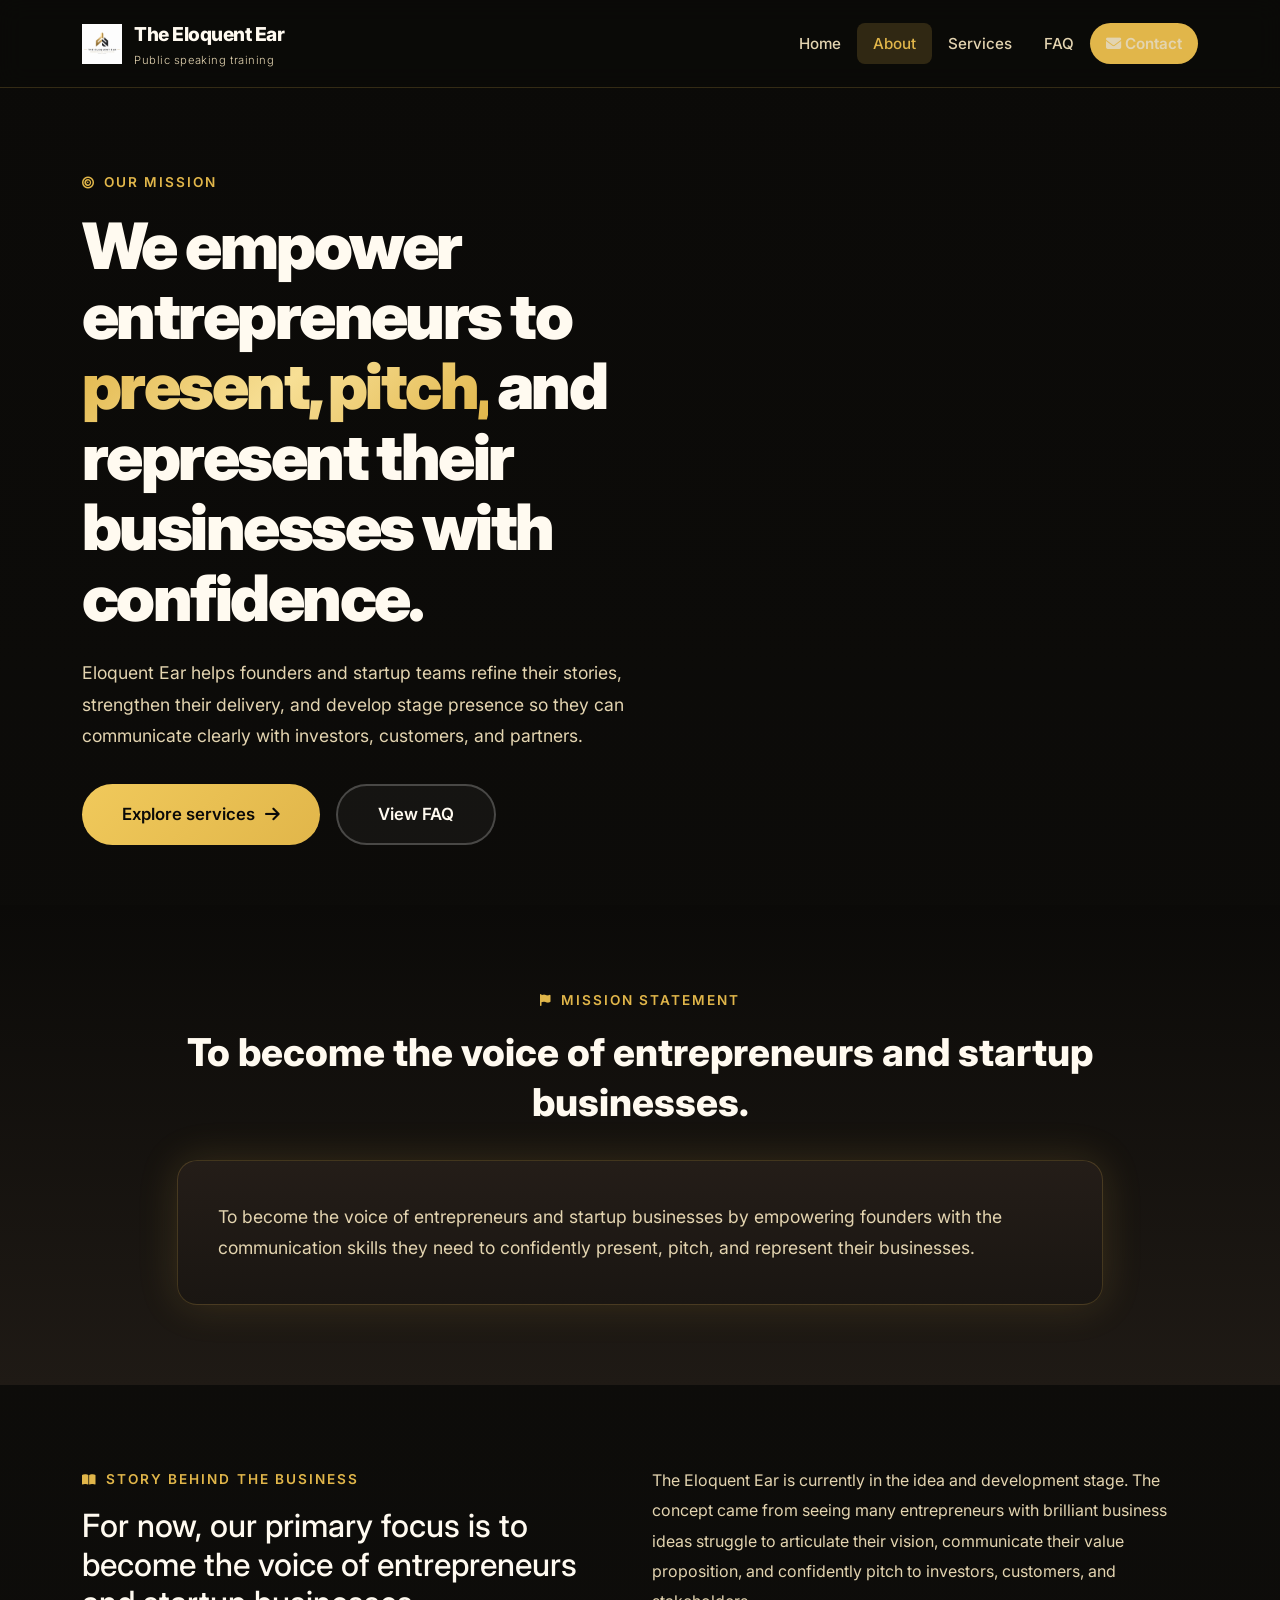
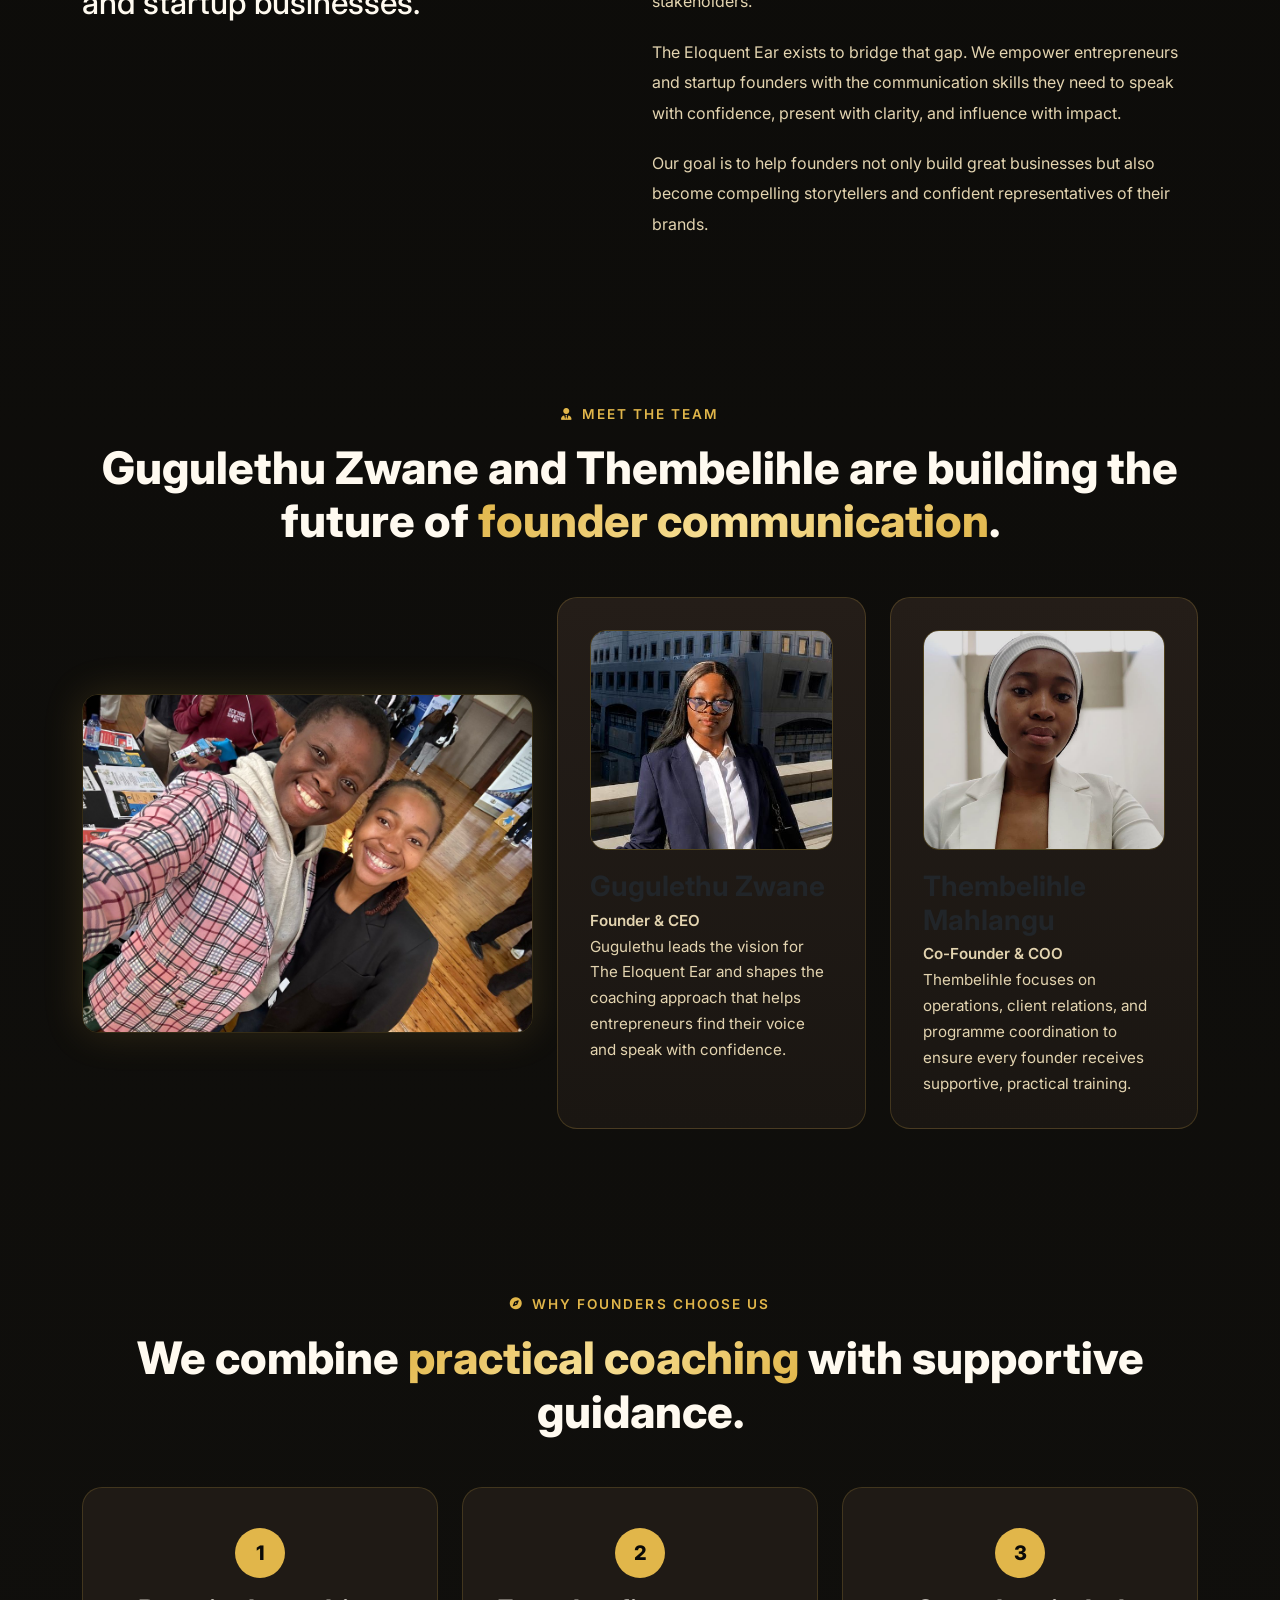
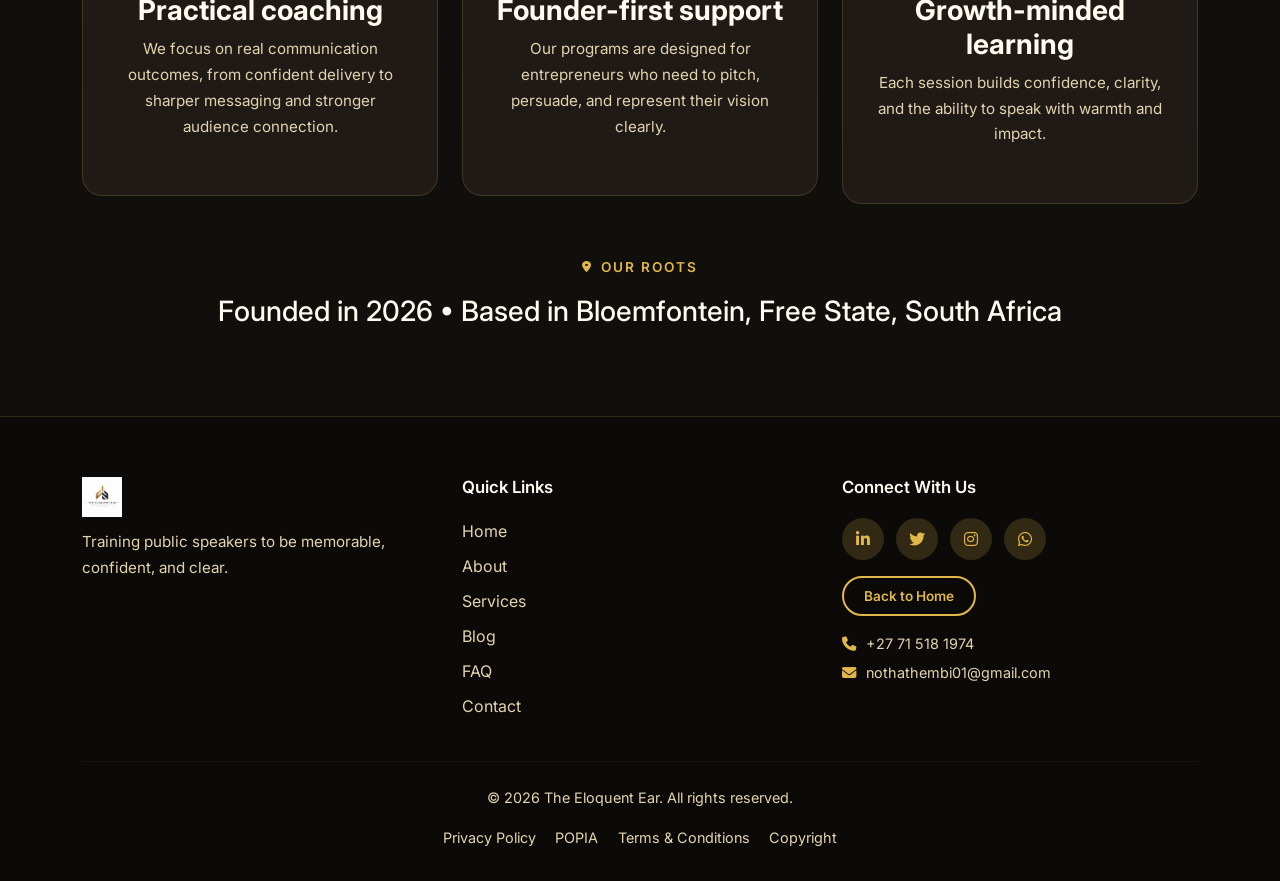
<file: about.html>
<!DOCTYPE html>
<html lang="en">
<head>
  <meta charset="UTF-8" />
  <meta name="viewport" content="width=device-width, initial-scale=1.0" />
  <title>About The Eloquent Ear | Public Speaking Training</title>
  
  <!-- Bootstrap 5 -->
  <link href="https://cdn.jsdelivr.net/npm/bootstrap@5.3.0/dist/css/bootstrap.min.css" rel="stylesheet" />
  <!-- Font Awesome 6 -->
  <link rel="stylesheet" href="https://cdnjs.cloudflare.com/ajax/libs/font-awesome/6.4.0/css/all.min.css" />
  <!-- Google Fonts -->
  <link href="https://fonts.googleapis.com/css2?family=Inter:wght@300;400;600;700;800;900&display=swap" rel="stylesheet" />
  <!-- Custom CSS -->
  <link rel="stylesheet" href="styles.css" />
  <link rel="icon" type="image/png" href="logo.png" />
  <meta name="description" content="About Eloquent Ear — our mission to empower entrepreneurs with confident communication, coaching and workshops." />
  <meta property="og:title" content="About | Eloquent Ear" />
  <meta property="og:description" content="Learn about Eloquent Ear's mission to help founders communicate with confidence." />
  <meta property="og:image" content="team-photo.png" />
  <link rel="canonical" href="https://yourdomain.com/eloquent-ear/about.html" />
</head>
<body>
  <!-- Loading Screen -->
  <div id="loader" class="loader-wrapper">
    <div class="loader"><span></span><span></span><span></span><span></span></div>
    <p class="loader-text">Loading...</p>
  </div>

  <!-- Entry Quiz Overlay -->
  <div id="entryQuizOverlay" class="entry-quiz-overlay">
    <div class="entry-quiz-card">
      <p class="eyebrow">Welcome to Eloquent Ear</p>
      <h2 class="gradient-text">Find the support you need.</h2>
      <p>Select the options that best describe your goals so we can guide you to the right page.</p>
      <p class="quiz-instructions"><i class="fas fa-hand-pointer"></i> Tap an option to continue</p>
      <div class="quiz-summary">
        <span id="quizStep">1</span> / 3
      </div>
      <div id="quizQuestion" class="quiz-question">What is your primary goal?</div>
      <div id="quizOptions" class="quiz-options"></div>
    </div>
  </div>

  <!-- Navigation -->
  <nav class="navbar navbar-expand-lg navbar-dark sticky-top">
    <div class="container">
      <a class="navbar-brand" href="./index.html">
        <img src="logo.png" alt="The Eloquent Ear" class="brand-logo" />
        <div>
          <span class="brand-name">The Eloquent Ear</span>
          <small class="brand-tagline">Public speaking training</small>
        </div>
      </a>
      <button class="navbar-toggler" type="button" data-bs-toggle="collapse" data-bs-target="#navbarNav">
        <span class="navbar-toggler-icon"></span>
      </button>
      <div class="collapse navbar-collapse" id="navbarNav">
        <ul class="navbar-nav ms-auto">
          <li class="nav-item"><a class="nav-link" href="./index.html">Home</a></li>
          <li class="nav-item"><a class="nav-link active" href="./about.html">About</a></li>
          <li class="nav-item"><a class="nav-link" href="./services.html">Services</a></li>
          <li class="nav-item"><a class="nav-link" href="./faq.html">FAQ</a></li>
          <li class="nav-item">
            <a class="nav-link btn-nav-cta" href="./contact.html">
              <i class="fas fa-envelope"></i> Contact
            </a>
          </li>
        </ul>
      </div>
    </div>
  </nav>

  <!-- Hero Section -->
  <section class="hero-section about-hero">
    <div class="container">
      <div class="row align-items-center min-vh-60">
        <div class="col-lg-8" data-aos="fade-up">
          <p class="eyebrow"><i class="fas fa-bullseye"></i> Our mission</p>
          <h1 class="hero-title">
            We empower entrepreneurs to <span class="gradient-text">present, pitch,</span> and represent their businesses with confidence.
          </h1>
          <p class="hero-text">
            Eloquent Ear helps founders and startup teams refine their stories, strengthen their delivery, 
            and develop stage presence so they can communicate clearly with investors, customers, and partners.
          </p>
          <div class="hero-actions">
            <a href="services.html" class="btn btn-primary btn-lg">Explore services <i class="fas fa-arrow-right"></i></a>
            <a href="faq.html" class="btn btn-outline-light btn-lg">View FAQ</a>
          </div>
        </div>
      </div>
    </div>
  </section>

  <!-- Mission Statement -->
  <section class="section mission-section">
    <div class="container">
      <div class="row justify-content-center">
        <div class="col-lg-10 text-center" data-aos="fade-up">
          <p class="eyebrow"><i class="fas fa-flag"></i> Mission statement</p>
          <h2 class="mission-title">To become the voice of entrepreneurs and startup businesses.</h2>
          <div class="mission-card">
            <p>To become the voice of entrepreneurs and startup businesses by empowering founders with the communication skills they need to confidently present, pitch, and represent their businesses.</p>
          </div>
        </div>
      </div>
    </div>
  </section>

  <!-- Story Section -->
  <section class="section story-section">
    <div class="container">
      <div class="row">
        <div class="col-lg-6" data-aos="fade-right">
          <p class="eyebrow"><i class="fas fa-book-open"></i> Story behind the business</p>
          <h2>For now, our primary focus is to become the voice of entrepreneurs and startup businesses.</h2>
        </div>
        <div class="col-lg-6" data-aos="fade-left">
          <div class="story-content">
            <p>The Eloquent Ear is currently in the idea and development stage. The concept came from seeing many entrepreneurs with brilliant business ideas struggle to articulate their vision, communicate their value proposition, and confidently pitch to investors, customers, and stakeholders.</p>
            <p>The Eloquent Ear exists to bridge that gap. We empower entrepreneurs and startup founders with the communication skills they need to speak with confidence, present with clarity, and influence with impact.</p>
            <p>Our goal is to help founders not only build great businesses but also become compelling storytellers and confident representatives of their brands.</p>
          </div>
        </div>
      </div>
    </div>
  </section>

  <!-- Team Section -->
  <section class="section team-section">
    <div class="container">
      <div class="text-center section-heading" data-aos="fade-up">
        <p class="eyebrow"><i class="fas fa-user-tie"></i> Meet the team</p>
        <h2>Gugulethu Zwane and Thembelihle are building the future of <span class="gradient-text">founder communication</span>.</h2>
      </div>
      <div class="row g-4 align-items-center">
        <div class="col-lg-5" data-aos="fade-right">
          <img src="team-photo.png" alt="Team" class="team-photo img-fluid rounded-4" />
        </div>
        <div class="col-lg-7" data-aos="fade-left">
          <div class="row g-4">
            <div class="col-md-6">
              <div class="card team-card">
                <img src="gugulethu.jpeg" alt="Gugulethu Zwane" class="team-profile-image" />
                <h3>Gugulethu Zwane</h3>
                <p class="team-role">Founder & CEO</p>
                <p>Gugulethu leads the vision for The Eloquent Ear and shapes the coaching approach that helps entrepreneurs find their voice and speak with confidence.</p>
              </div>
            </div>
            <div class="col-md-6">
              <div class="card team-card">
                <img src="thembelihle.jpeg" alt="Thembelihle Mahlangu" class="team-profile-image" />
                <h3>Thembelihle Mahlangu</h3>
                <p class="team-role">Co-Founder & COO</p>
                <p>Thembelihle focuses on operations, client relations, and programme coordination to ensure every founder receives supportive, practical training.</p>
              </div>
            </div>
          </div>
        </div>
      </div>
    </div>
  </section>

  <!-- Additional Information -->
  <section class="section approach-section">
    <div class="container">
      <div class="text-center section-heading" data-aos="fade-up">
        <p class="eyebrow"><i class="fas fa-compass"></i> Why founders choose us</p>
        <h2>We combine <span class="gradient-text">practical coaching</span> with supportive guidance.</h2>
      </div>
      <div class="row g-4">
        <div class="col-md-4" data-aos="fade-up" data-aos-delay="100">
          <div class="process-step text-center">
            <div class="step-number">1</div>
            <h3>Practical coaching</h3>
            <p>We focus on real communication outcomes, from confident delivery to sharper messaging and stronger audience connection.</p>
          </div>
        </div>
        <div class="col-md-4" data-aos="fade-up" data-aos-delay="200">
          <div class="process-step text-center">
            <div class="step-number">2</div>
            <h3>Founder-first support</h3>
            <p>Our programs are designed for entrepreneurs who need to pitch, persuade, and represent their vision clearly.</p>
          </div>
        </div>
        <div class="col-md-4" data-aos="fade-up" data-aos-delay="300">
          <div class="process-step text-center">
            <div class="step-number">3</div>
            <h3>Growth-minded learning</h3>
            <p>Each session builds confidence, clarity, and the ability to speak with warmth and impact.</p>
          </div>
        </div>
      </div>
      <div class="text-center mt-5" data-aos="fade-up">
        <p class="eyebrow"><i class="fas fa-map-marker-alt"></i> Our roots</p>
        <h3>Founded in 2026 • Based in Bloemfontein, Free State, South Africa</h3>
      </div>
    </div>
  </section>

  <!-- Footer -->
  <footer class="site-footer">
    <div class="container">
      <div class="row">
        <div class="col-md-4">
          <img src="logo.png" alt="The Eloquent Ear" class="footer-logo" />
          <p class="footer-about">Training public speakers to be memorable, confident, and clear.</p>
        </div>
        <div class="col-md-4">
          <h4>Quick Links</h4>
          <ul class="footer-links">
            <li><a href="./index.html">Home</a></li>
            <li><a href="./about.html">About</a></li>
            <li><a href="./services.html">Services</a></li>
            <li><a href="./blog.html">Blog</a></li>
            <li><a href="./faq.html">FAQ</a></li>
            <li><a href="./contact.html">Contact</a></li>
          </ul>
        </div>
        <div class="col-md-4">
          <h4>Connect With Us</h4>
          <div class="social-links">
            <a href="https://www.linkedin.com/" class="social-link" target="_blank" rel="noopener noreferrer" aria-label="Visit LinkedIn"><i class="fab fa-linkedin-in"></i></a>
            <a href="https://x.com/" class="social-link" target="_blank" rel="noopener noreferrer" aria-label="Visit X"><i class="fab fa-twitter"></i></a>
            <a href="https://www.instagram.com/" class="social-link" target="_blank" rel="noopener noreferrer" aria-label="Visit Instagram"><i class="fab fa-instagram"></i></a>
            <a href="https://api.whatsapp.com/send?phone=27715181974" class="social-link" target="_blank" rel="noopener noreferrer" aria-label="Contact on WhatsApp"><i class="fab fa-whatsapp"></i></a>
          </div>
          <p class="mt-3"><a href="./index.html" class="btn btn-outline-gold btn-sm">Back to Home</a></p>
          <p class="footer-contact"><i class="fas fa-phone"></i> +27 71 518 1974</p>
          <p class="footer-contact"><i class="fas fa-envelope"></i> nothathembi01@gmail.com</p>
        </div>
      </div>
      <div class="footer-bottom">
        <p>&copy; 2026 The Eloquent Ear. All rights reserved.</p>
        <div class="footer-legal-links">
          <a href="legal.html#privacy-policy">Privacy Policy</a>
          <a href="legal.html#popia-notice">POPIA</a>
          <a href="legal.html#terms-conditions">Terms & Conditions</a>
          <a href="legal.html#copyright-policy">Copyright</a>
        </div>
      </div>
    </div>
  </footer>

  <script src="https://cdn.jsdelivr.net/npm/bootstrap@5.3.0/dist/js/bootstrap.bundle.min.js"></script>
  <script src="script.js"></script>
</body>
</html>
</file>
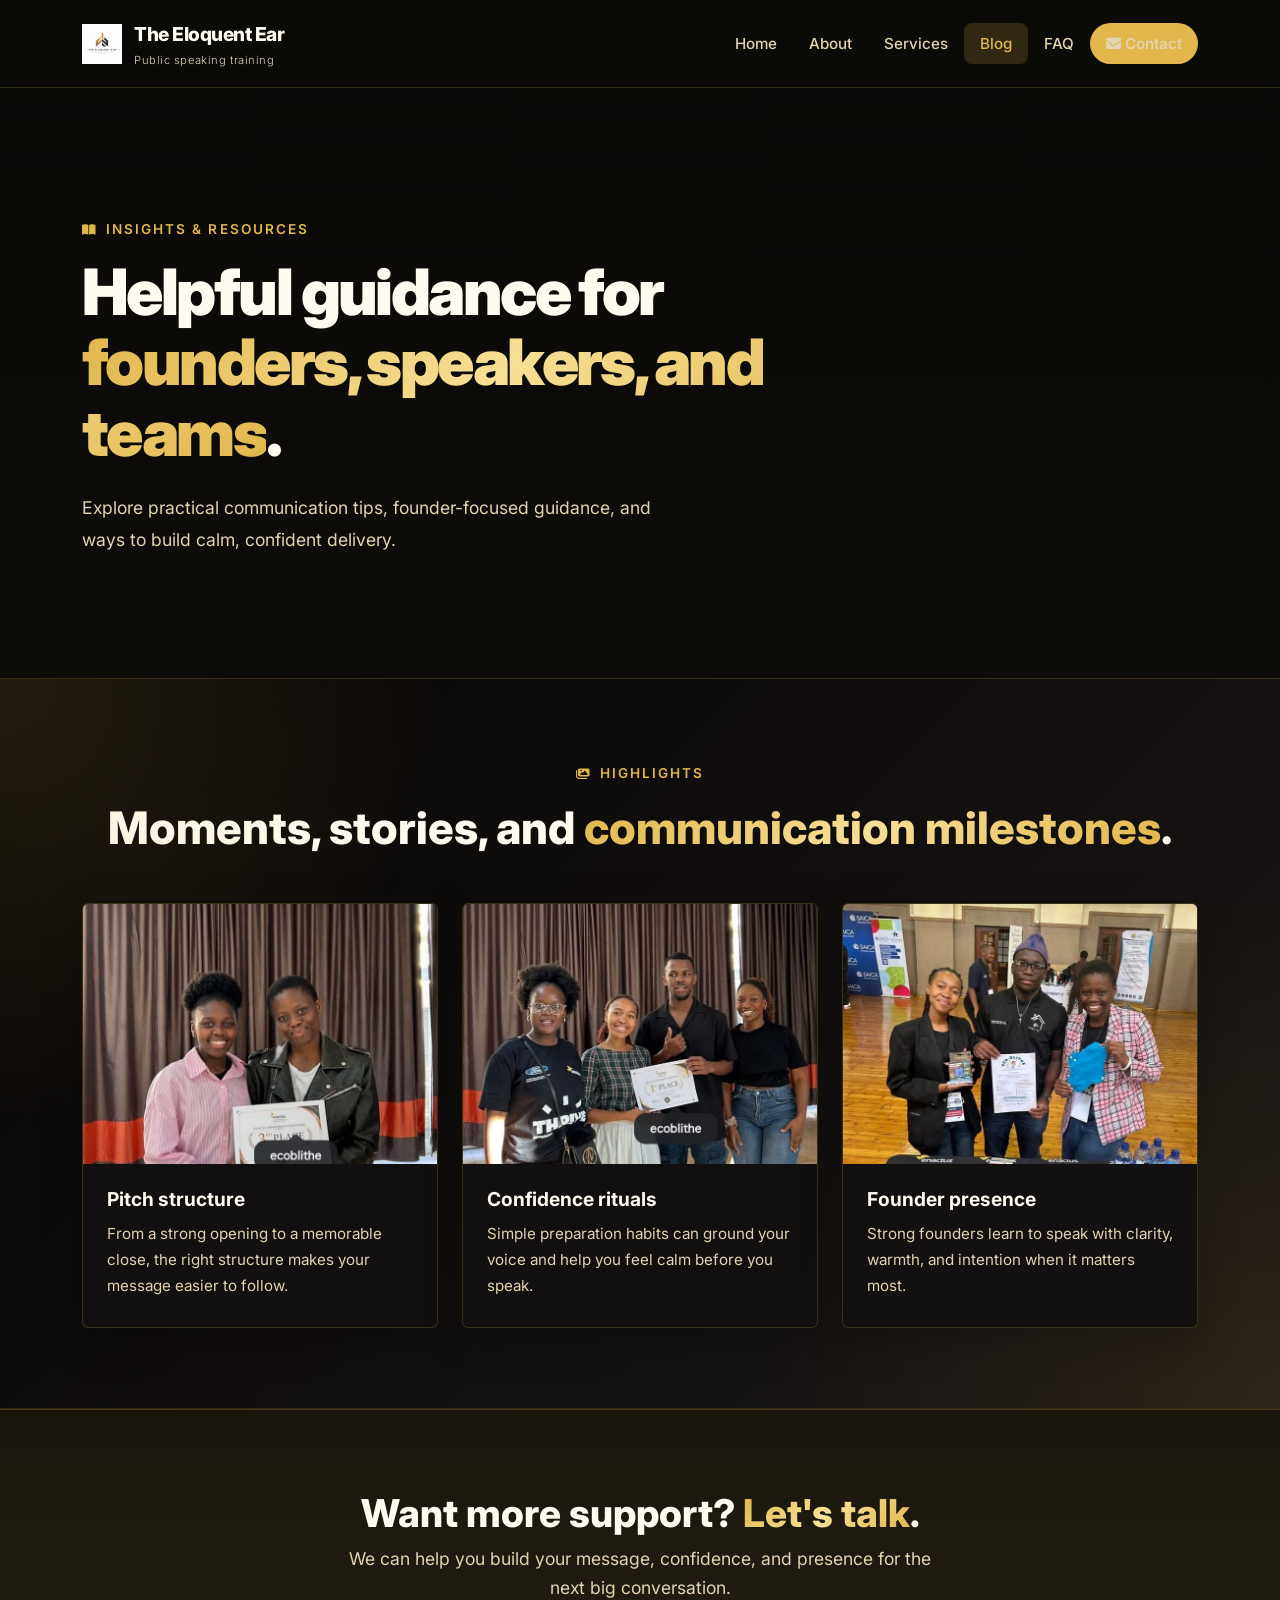
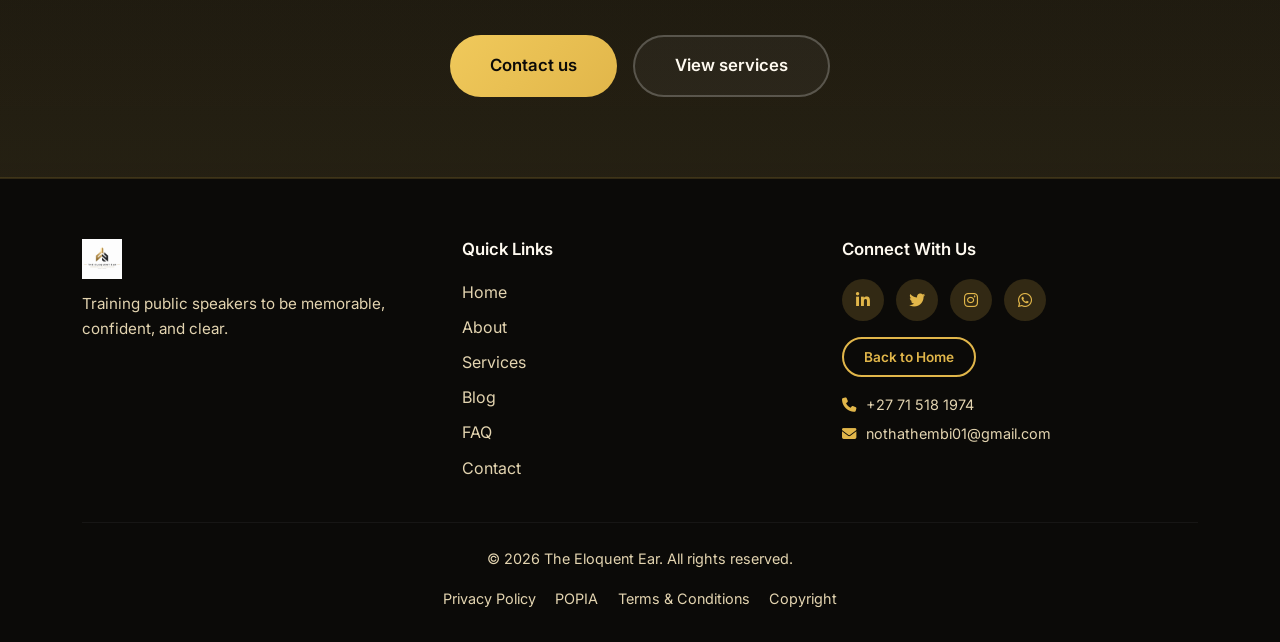
<file: blog.html>
<!DOCTYPE html>
<html lang="en">
<head>
  <meta charset="UTF-8" />
  <meta name="viewport" content="width=device-width, initial-scale=1.0" />
  <title>Blog | The Eloquent Ear</title>
  <link href="https://cdn.jsdelivr.net/npm/bootstrap@5.3.0/dist/css/bootstrap.min.css" rel="stylesheet" />
  <link rel="stylesheet" href="https://cdnjs.cloudflare.com/ajax/libs/font-awesome/6.4.0/css/all.min.css" />
  <link href="https://fonts.googleapis.com/css2?family=Inter:wght@300;400;600;700;800;900&display=swap" rel="stylesheet" />
  <link rel="stylesheet" href="styles.css" />
  <link rel="icon" type="image/png" href="logo.png" />
  <meta name="description" content="Insights and practical communication tips from Eloquent Ear for founders, speakers, and teams." />
</head>
<body>
  <div id="loader" class="loader-wrapper">
    <div class="loader"><span></span><span></span><span></span><span></span></div>
    <p class="loader-text">Loading...</p>
  </div>

  <nav class="navbar navbar-expand-lg navbar-dark sticky-top">
    <div class="container">
      <a class="navbar-brand" href="./index.html">
        <img src="logo.png" alt="The Eloquent Ear" class="brand-logo" />
        <div>
          <span class="brand-name">The Eloquent Ear</span>
          <small class="brand-tagline">Public speaking training</small>
        </div>
      </a>
      <button class="navbar-toggler" type="button" data-bs-toggle="collapse" data-bs-target="#navbarNav">
        <span class="navbar-toggler-icon"></span>
      </button>
      <div class="collapse navbar-collapse" id="navbarNav">
        <ul class="navbar-nav ms-auto">
          <li class="nav-item"><a class="nav-link" href="./index.html">Home</a></li>
          <li class="nav-item"><a class="nav-link" href="./about.html">About</a></li>
          <li class="nav-item"><a class="nav-link" href="./services.html">Services</a></li>
          <li class="nav-item"><a class="nav-link active" href="./blog.html">Blog</a></li>
          <li class="nav-item"><a class="nav-link" href="./faq.html">FAQ</a></li>
          <li class="nav-item">
            <a class="nav-link btn-nav-cta" href="./contact.html">
              <i class="fas fa-envelope"></i> Contact
            </a>
          </li>
        </ul>
      </div>
    </div>
  </nav>

  <section class="hero-section blog-hero">
    <div class="container">
      <div class="row align-items-center min-vh-50">
        <div class="col-lg-8" data-aos="fade-up">
          <p class="eyebrow"><i class="fas fa-book-open"></i> Insights & resources</p>
          <h1 class="hero-title">
            Helpful guidance for <span class="gradient-text">founders, speakers, and teams</span>.
          </h1>
          <p class="hero-text">Explore practical communication tips, founder-focused guidance, and ways to build calm, confident delivery.</p>
        </div>
      </div>
    </div>
  </section>

  <section class="section blog-gallery-section">
    <div class="container">
      <div class="text-center section-heading" data-aos="fade-up">
        <p class="eyebrow"><i class="fas fa-images"></i> Highlights</p>
        <h2>Moments, stories, and <span class="gradient-text">communication milestones</span>.</h2>
      </div>
      <div class="row g-4">
        <div class="col-lg-4" data-aos="fade-up" data-aos-delay="100">
          <div class="card blog-post-card h-100">
            <img src="blog-photo-1.jpeg" alt="Featured communication milestone" class="blog-card-image" />
            <div class="blog-card-content">
              <h3>Pitch structure</h3>
              <p>From a strong opening to a memorable close, the right structure makes your message easier to follow.</p>
            </div>
          </div>
        </div>
        <div class="col-lg-4" data-aos="fade-up" data-aos-delay="200">
          <div class="card blog-post-card h-100">
            <img src="blog-photo-2.jpeg" alt="Featured communication milestone" class="blog-card-image" />
            <div class="blog-card-content">
              <h3>Confidence rituals</h3>
              <p>Simple preparation habits can ground your voice and help you feel calm before you speak.</p>
            </div>
          </div>
        </div>
        <div class="col-lg-4" data-aos="fade-up" data-aos-delay="300">
          <div class="card blog-post-card h-100">
            <img src="blog-photo-3.jpeg" alt="Featured communication milestone" class="blog-card-image" />
            <div class="blog-card-content">
              <h3>Founder presence</h3>
              <p>Strong founders learn to speak with clarity, warmth, and intention when it matters most.</p>
            </div>
          </div>
        </div>
      </div>
    </div>
  </section>

  <section class="cta-section">
    <div class="container text-center" data-aos="fade-up">
      <h2>Want more support? <span class="gradient-text">Let's talk</span>.</h2>
      <p class="cta-text">We can help you build your message, confidence, and presence for the next big conversation.</p>
      <div class="hero-actions justify-content-center">
        <a href="contact.html" class="btn btn-primary btn-lg">Contact us</a>
        <a href="services.html" class="btn btn-outline-light btn-lg">View services</a>
      </div>
    </div>
  </section>

  <footer class="site-footer">
    <div class="container">
      <div class="row">
        <div class="col-md-4">
          <img src="logo.png" alt="The Eloquent Ear" class="footer-logo" />
          <p class="footer-about">Training public speakers to be memorable, confident, and clear.</p>
        </div>
        <div class="col-md-4">
          <h4>Quick Links</h4>
          <ul class="footer-links">
            <li><a href="./index.html">Home</a></li>
            <li><a href="./about.html">About</a></li>
            <li><a href="./services.html">Services</a></li>
            <li><a href="./blog.html">Blog</a></li>
            <li><a href="./faq.html">FAQ</a></li>
            <li><a href="./contact.html">Contact</a></li>
          </ul>
        </div>
        <div class="col-md-4">
          <h4>Connect With Us</h4>
          <div class="social-links">
            <a href="https://www.linkedin.com/" class="social-link" target="_blank" rel="noopener noreferrer" aria-label="Visit LinkedIn"><i class="fab fa-linkedin-in"></i></a>
            <a href="https://x.com/" class="social-link" target="_blank" rel="noopener noreferrer" aria-label="Visit X"><i class="fab fa-twitter"></i></a>
            <a href="https://www.instagram.com/" class="social-link" target="_blank" rel="noopener noreferrer" aria-label="Visit Instagram"><i class="fab fa-instagram"></i></a>
            <a href="https://api.whatsapp.com/send?phone=27715181974" class="social-link" target="_blank" rel="noopener noreferrer" aria-label="Contact on WhatsApp"><i class="fab fa-whatsapp"></i></a>
          </div>
          <p class="mt-3"><a href="./index.html" class="btn btn-outline-gold btn-sm">Back to Home</a></p>
          <p class="footer-contact"><i class="fas fa-phone"></i> +27 71 518 1974</p>
          <p class="footer-contact"><i class="fas fa-envelope"></i> nothathembi01@gmail.com</p>
        </div>
      </div>
      <div class="footer-bottom">
        <p>&copy; 2026 The Eloquent Ear. All rights reserved.</p>
        <div class="footer-legal-links">
          <a href="legal.html#privacy-policy">Privacy Policy</a>
          <a href="legal.html#popia-notice">POPIA</a>
          <a href="legal.html#terms-conditions">Terms & Conditions</a>
          <a href="legal.html#copyright-policy">Copyright</a>
        </div>
      </div>
    </div>
  </footer>

  <script src="https://cdn.jsdelivr.net/npm/bootstrap@5.3.0/dist/js/bootstrap.bundle.min.js"></script>
  <script src="script.js"></script>
</body>
</html>
</file>
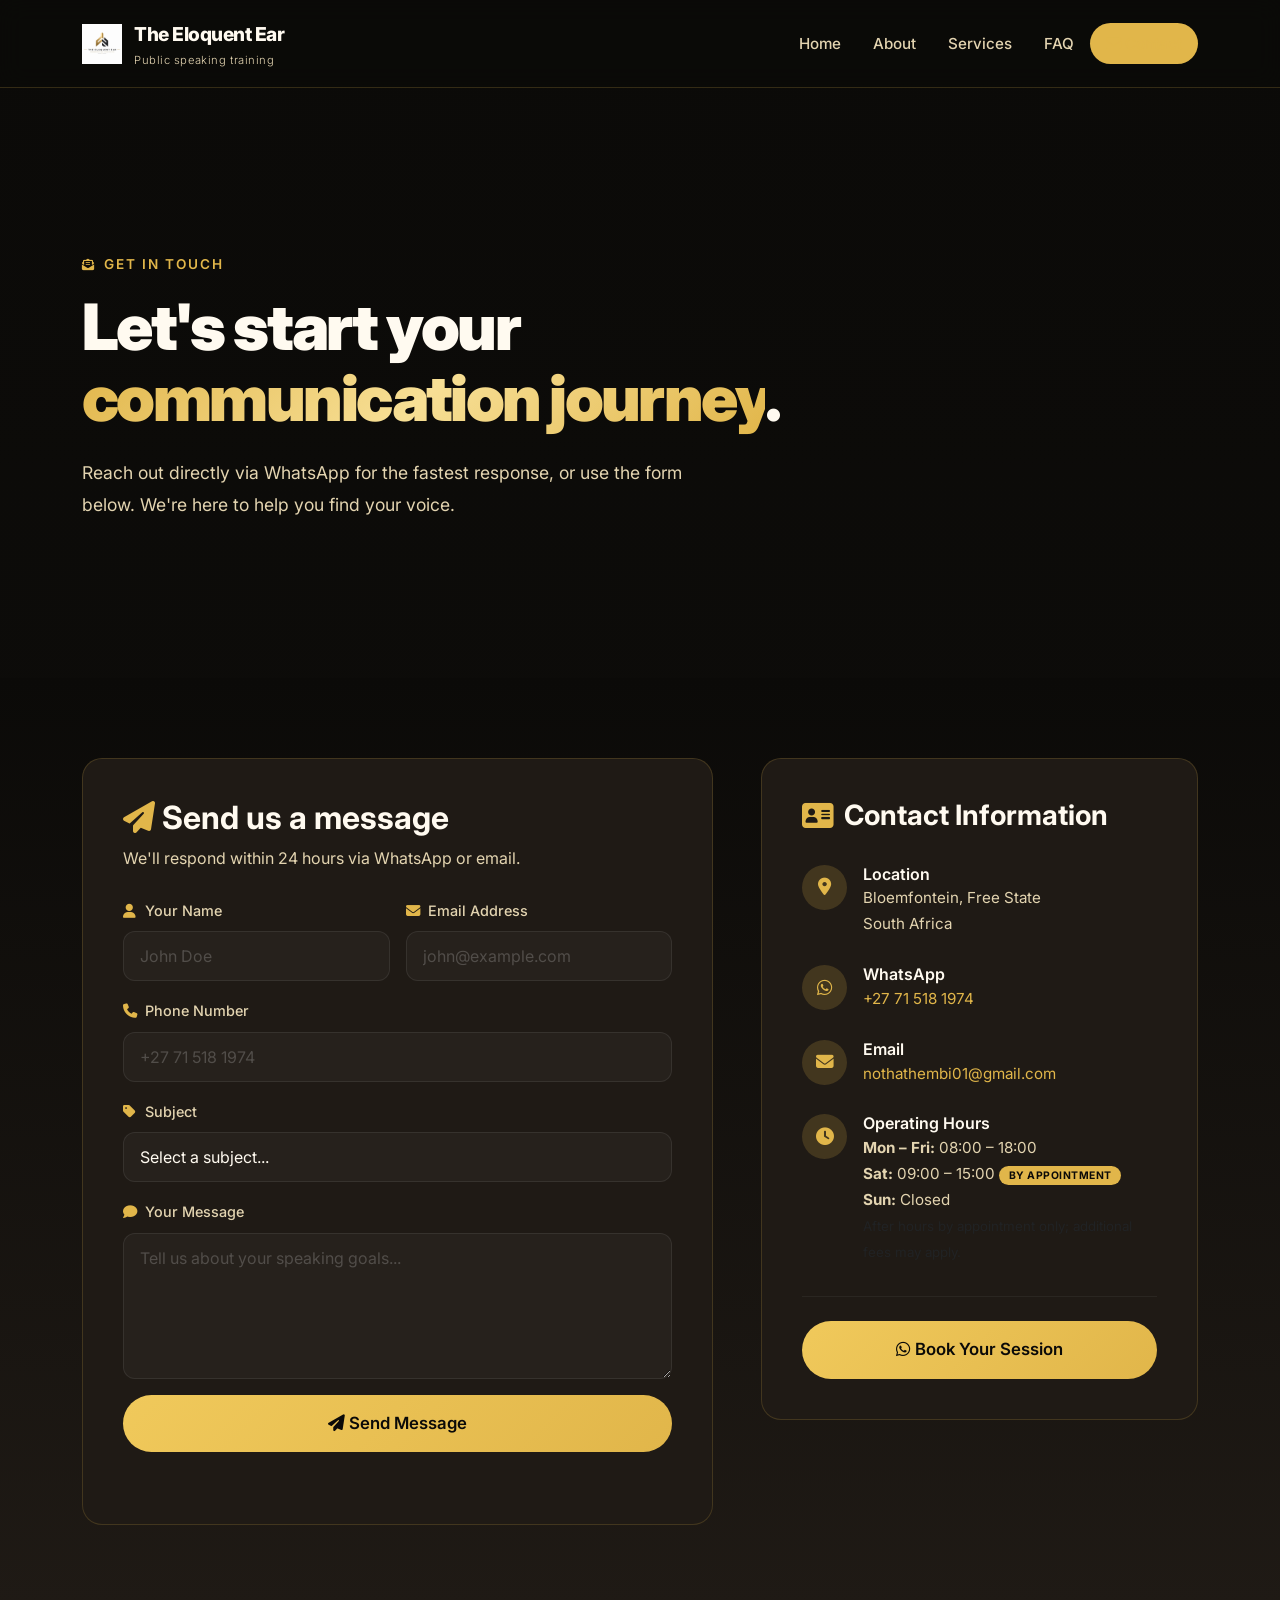
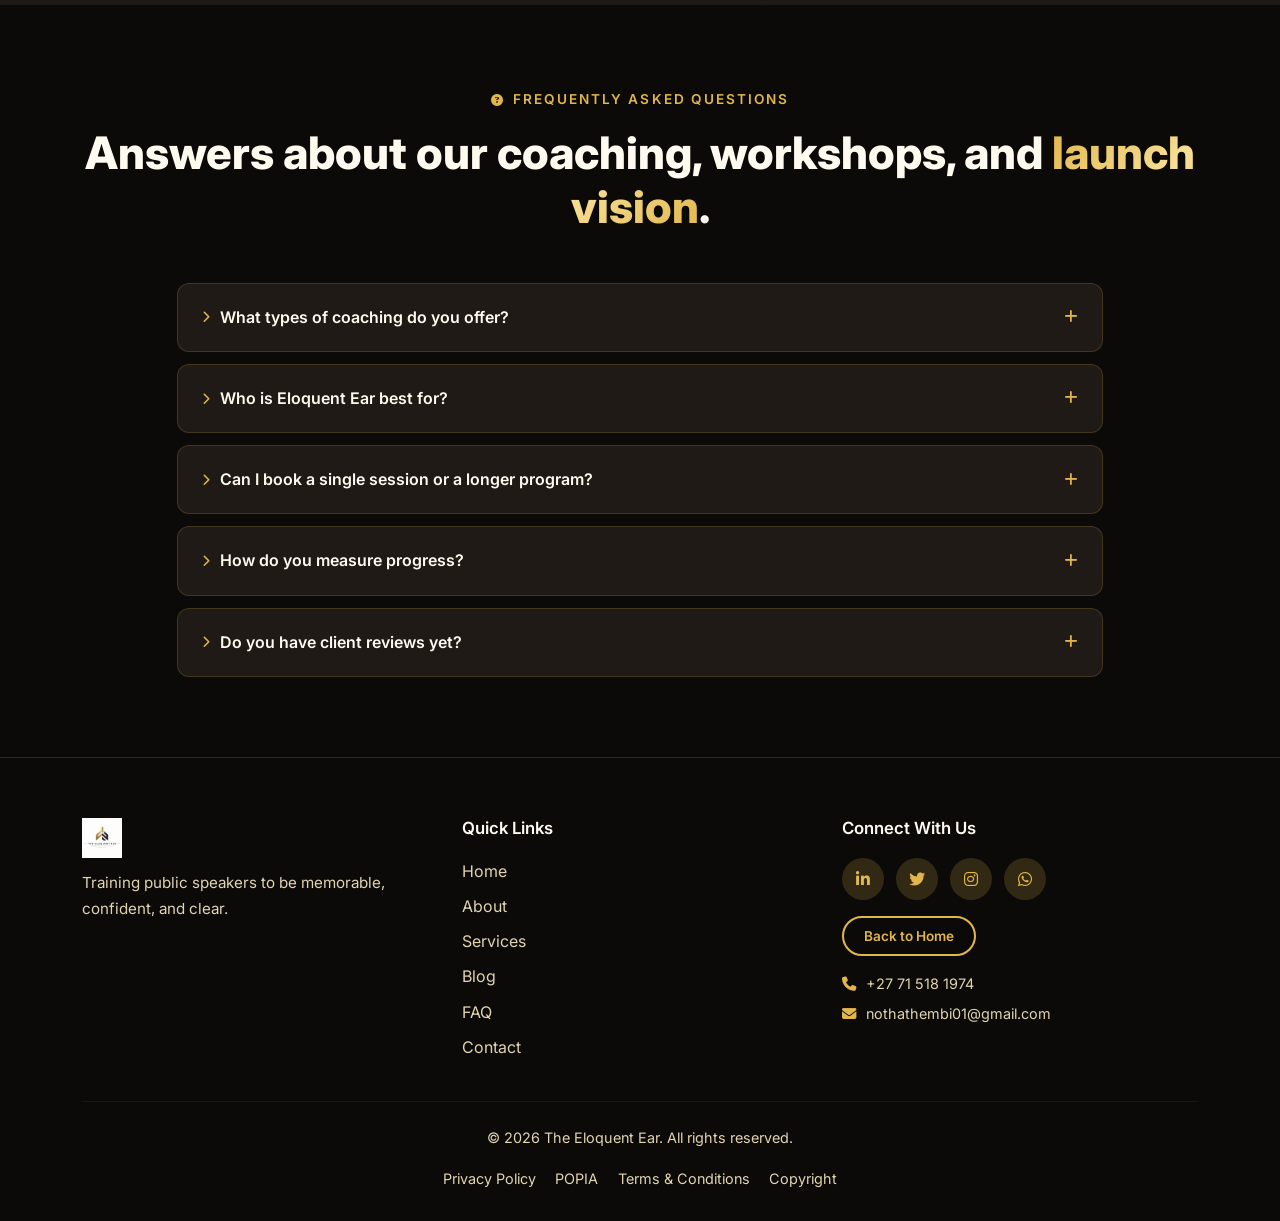
<file: contact.html>
<!DOCTYPE html>
<html lang="en">
<head>
  <meta charset="UTF-8" />
  <meta name="viewport" content="width=device-width, initial-scale=1.0" />
  <title>Contact | The Eloquent Ear</title>
  
  <!-- Bootstrap 5 -->
  <link href="https://cdn.jsdelivr.net/npm/bootstrap@5.3.0/dist/css/bootstrap.min.css" rel="stylesheet" />
  <!-- Font Awesome 6 -->
  <link rel="stylesheet" href="https://cdnjs.cloudflare.com/ajax/libs/font-awesome/6.4.0/css/all.min.css" />
  <!-- Google Fonts -->
  <link href="https://fonts.googleapis.com/css2?family=Inter:wght@300;400;600;700;800;900&display=swap" rel="stylesheet" />
  <!-- Custom CSS -->
  <link rel="stylesheet" href="styles.css" />
  <link rel="icon" type="image/png" href="logo.png" />
  <meta name="description" content="Contact Eloquent Ear — book sessions via WhatsApp, email, or use our contact form for coaching enquiries." />
  <meta property="og:title" content="Contact | Eloquent Ear" />
  <meta property="og:description" content="Get in touch with Eloquent Ear for coaching, workshops and enquiries." />
  <meta property="og:image" content="logo.png" />
  <link rel="canonical" href="https://yourdomain.com/eloquent-ear/contact.html" />
</head>
<body>
  <!-- Loading Screen -->
  <div id="loader" class="loader-wrapper">
    <div class="loader"><span></span><span></span><span></span><span></span></div>
    <p class="loader-text">Loading...</p>
  </div>

  <!-- Entry Quiz Overlay -->
  <div id="entryQuizOverlay" class="entry-quiz-overlay">
    <div class="entry-quiz-card">
      <p class="eyebrow">Welcome to Eloquent Ear</p>
      <h2 class="gradient-text">Find the support you need.</h2>
      <p>Select the options that best describe your goals so we can guide you to the right page.</p>
      <p class="quiz-instructions"><i class="fas fa-hand-pointer"></i> Tap an option to continue</p>
      <div class="quiz-summary">
        <span id="quizStep">1</span> / 3
      </div>
      <div id="quizQuestion" class="quiz-question">What is your primary goal?</div>
      <div id="quizOptions" class="quiz-options"></div>
    </div>
  </div>

  <!-- Navigation -->
  <nav class="navbar navbar-expand-lg navbar-dark sticky-top">
    <div class="container">
      <a class="navbar-brand" href="./index.html">
        <img src="logo.png" alt="The Eloquent Ear" class="brand-logo" />
        <div>
          <span class="brand-name">The Eloquent Ear</span>
          <small class="brand-tagline">Public speaking training</small>
        </div>
      </a>
      <button class="navbar-toggler" type="button" data-bs-toggle="collapse" data-bs-target="#navbarNav">
        <span class="navbar-toggler-icon"></span>
      </button>
      <div class="collapse navbar-collapse" id="navbarNav">
        <ul class="navbar-nav ms-auto">
          <li class="nav-item"><a class="nav-link" href="./index.html">Home</a></li>
          <li class="nav-item"><a class="nav-link" href="./about.html">About</a></li>
          <li class="nav-item"><a class="nav-link" href="./services.html">Services</a></li>
          <li class="nav-item"><a class="nav-link" href="./faq.html">FAQ</a></li>
          <li class="nav-item">
            <a class="nav-link btn-nav-cta active" href="./contact.html">
              <i class="fas fa-envelope"></i> Contact
            </a>
          </li>
        </ul>
      </div>
    </div>
  </nav>

  <!-- Contact Hero -->
  <section class="hero-section contact-hero">
    <div class="container">
      <div class="row align-items-center min-vh-50">
        <div class="col-lg-8" data-aos="fade-up">
          <p class="eyebrow"><i class="fas fa-envelope-open-text"></i> Get in touch</p>
          <h1 class="hero-title">
            Let's start your <span class="gradient-text">communication journey</span>.
          </h1>
          <p class="hero-text">
            Reach out directly via WhatsApp for the fastest response, or use the form below. 
            We're here to help you find your voice.
          </p>
        </div>
      </div>
    </div>
  </section>

  <!-- Contact Section -->
  <section class="section contact-section">
    <div class="container">
      <div class="row g-5">
        <!-- Contact Form -->
        <div class="col-lg-7" data-aos="fade-right">
          <div class="contact-form-card">
            <h2><i class="fas fa-paper-plane"></i> Send us a message</h2>
            <p>We'll respond within 24 hours via WhatsApp or email.</p>
            <form id="contactForm">
              <div class="row g-3">
                <div class="col-md-6">
                  <label for="name" class="form-label"><i class="fas fa-user"></i> Your Name</label>
                  <input type="text" class="form-control" id="name" placeholder="John Doe" required />
                </div>
                <div class="col-md-6">
                  <label for="email" class="form-label"><i class="fas fa-envelope"></i> Email Address</label>
                  <input type="email" class="form-control" id="email" placeholder="john@example.com" required />
                </div>
                <div class="col-12">
                  <label for="phone" class="form-label"><i class="fas fa-phone"></i> Phone Number</label>
                  <input type="tel" class="form-control" id="phone" placeholder="+27 71 518 1974" />
                </div>
                <div class="col-12">
                  <label for="subject" class="form-label"><i class="fas fa-tag"></i> Subject</label>
                  <select class="form-select" id="subject">
                    <option value="">Select a subject...</option>
                    <option value="booking">Book a session</option>
                    <option value="general">General inquiry</option>
                    <option value="corporate">Corporate training</option>
                    <option value="other">Other</option>
                  </select>
                </div>
                <div class="col-12">
                  <label for="message" class="form-label"><i class="fas fa-comment"></i> Your Message</label>
                  <textarea class="form-control" id="message" rows="5" placeholder="Tell us about your speaking goals..." required></textarea>
                </div>
                <div class="col-12">
                  <button type="submit" class="btn btn-primary btn-lg w-100">
                    <i class="fas fa-paper-plane"></i> Send Message
                  </button>
                  <div id="successMessage" class="success-message mt-2"></div>
                </div>
              </div>
            </form>
          </div>
        </div>

        <!-- Contact Info -->
        <div class="col-lg-5" data-aos="fade-left">
          <div class="contact-info-card">
            <h3><i class="fas fa-address-card"></i> Contact Information</h3>
            
            <div class="contact-info-item">
              <div class="contact-icon"><i class="fas fa-location-dot"></i></div>
              <div>
                <h4>Location</h4>
                <p>Bloemfontein, Free State<br />South Africa</p>
              </div>
            </div>

            <div class="contact-info-item">
              <div class="contact-icon"><i class="fab fa-whatsapp"></i></div>
              <div>
                <h4>WhatsApp</h4>
                <p><a href="https://api.whatsapp.com/send?phone=27715181974">+27 71 518 1974</a></p>
              </div>
            </div>

            <div class="contact-info-item">
              <div class="contact-icon"><i class="fas fa-envelope"></i></div>
              <div>
                <h4>Email</h4>
                <p><a href="mailto:nothathembi01@gmail.com">nothathembi01@gmail.com</a></p>
              </div>
            </div>

            <div class="contact-info-item">
              <div class="contact-icon"><i class="fas fa-clock"></i></div>
              <div>
                <h4>Operating Hours</h4>
                <p>
                  <strong>Mon – Fri:</strong> 08:00 – 18:00<br />
                  <strong>Sat:</strong> 09:00 – 15:00 <span class="badge-booking">By appointment</span><br />
                  <strong>Sun:</strong> Closed<br />
                  <small class="text-muted">After hours by appointment only; additional fees may apply.</small>
                </p>
              </div>
            </div>

            <div class="contact-cta">
              <a href="https://api.whatsapp.com/send?phone=27715181974&text=Hello%2C%20I%20would%20like%20to%20book%20a%20session%20with%20Eloquent%20Ear." 
                 class="btn btn-primary btn-lg w-100" target="_blank" rel="noopener">
                <i class="fab fa-whatsapp"></i> Book Your Session
              </a>
            </div>
          </div>
        </div>
      </div>
    </div>
  </section>

  <!-- FAQ Section (moved to contact page) -->
  <section class="section faq-section">
    <div class="container">
      <div class="text-center section-heading" data-aos="fade-up">
        <p class="eyebrow"><i class="fas fa-question-circle"></i> Frequently asked questions</p>
        <h2>Answers about our coaching, workshops, and <span class="gradient-text">launch vision</span>.</h2>
      </div>
      <div class="row justify-content-center">
        <div class="col-lg-10">
          <div class="faq-list" data-aos="fade-up">
            <div class="faq-item">
              <button type="button" class="faq-question">
                <span><i class="fas fa-chevron-right"></i> What types of coaching do you offer?</span>
                <i class="fas fa-plus"></i>
              </button>
              <div class="faq-content">
                <p>We offer one-on-one coaching, executive communication training, presentation rehearsal, and group workshops tailored to your goals and audience.</p>
              </div>
            </div>
            <div class="faq-item">
              <button type="button" class="faq-question">
                <span><i class="fas fa-chevron-right"></i> Who is Eloquent Ear best for?</span>
                <i class="fas fa-plus"></i>
              </button>
              <div class="faq-content">
                <p>Anyone who wants to improve their delivery, overcome stage fright, or communicate more clearly. We work with professionals, entrepreneurs, students, and teams.</p>
              </div>
            </div>
            <div class="faq-item">
              <button type="button" class="faq-question">
                <span><i class="fas fa-chevron-right"></i> Can I book a single session or a longer program?</span>
                <i class="fas fa-plus"></i>
              </button>
              <div class="faq-content">
                <p>You can book a single consultation, a focused rehearsal session, or a multi-session program depending on your timeline and objectives.</p>
              </div>
            </div>
            <div class="faq-item">
              <button type="button" class="faq-question">
                <span><i class="fas fa-chevron-right"></i> How do you measure progress?</span>
                <i class="fas fa-plus"></i>
              </button>
              <div class="faq-content">
                <p>Progress is measured through improved confidence, clearer organization, stronger delivery habits, and stronger audience engagement in repeated practice.</p>
              </div>
            </div>
            <div class="faq-item">
              <button type="button" class="faq-question">
                <span><i class="fas fa-chevron-right"></i> Do you have client reviews yet?</span>
                <i class="fas fa-plus"></i>
              </button>
              <div class="faq-content">
                <p>We are still in the idea stage and will add genuine client testimonials once we begin delivering services and collecting feedback.</p>
              </div>
            </div>
          </div>
        </div>
      </div>
    </div>
  </section>

  <!-- Footer -->
  <footer class="site-footer">
    <div class="container">
      <div class="row">
        <div class="col-md-4">
          <img src="logo.png" alt="The Eloquent Ear" class="footer-logo" />
          <p class="footer-about">Training public speakers to be memorable, confident, and clear.</p>
        </div>
        <div class="col-md-4">
          <h4>Quick Links</h4>
          <ul class="footer-links">
            <li><a href="./index.html">Home</a></li>
            <li><a href="./about.html">About</a></li>
            <li><a href="./services.html">Services</a></li>
            <li><a href="./blog.html">Blog</a></li>
            <li><a href="./faq.html">FAQ</a></li>
            <li><a href="./contact.html">Contact</a></li>
          </ul>
        </div>
        <div class="col-md-4">
          <h4>Connect With Us</h4>
          <div class="social-links">
            <a href="https://www.linkedin.com/" class="social-link" target="_blank" rel="noopener noreferrer" aria-label="Visit LinkedIn"><i class="fab fa-linkedin-in"></i></a>
            <a href="https://x.com/" class="social-link" target="_blank" rel="noopener noreferrer" aria-label="Visit X"><i class="fab fa-twitter"></i></a>
            <a href="https://www.instagram.com/" class="social-link" target="_blank" rel="noopener noreferrer" aria-label="Visit Instagram"><i class="fab fa-instagram"></i></a>
            <a href="https://api.whatsapp.com/send?phone=27715181974" class="social-link" target="_blank" rel="noopener noreferrer" aria-label="Contact on WhatsApp"><i class="fab fa-whatsapp"></i></a>
          </div>
          <p class="mt-3"><a href="./index.html" class="btn btn-outline-gold btn-sm">Back to Home</a></p>
          <p class="footer-contact"><i class="fas fa-phone"></i> +27 71 518 1974</p>
          <p class="footer-contact"><i class="fas fa-envelope"></i> nothathembi01@gmail.com</p>
        </div>
      </div>
      <div class="footer-bottom">
        <p>&copy; 2026 The Eloquent Ear. All rights reserved.</p>
        <div class="footer-legal-links">
          <a href="legal.html#privacy-policy">Privacy Policy</a>
          <a href="legal.html#popia-notice">POPIA</a>
          <a href="legal.html#terms-conditions">Terms & Conditions</a>
          <a href="legal.html#copyright-policy">Copyright</a>
        </div>
      </div>
    </div>
  </footer>

  <script src="https://cdn.jsdelivr.net/npm/bootstrap@5.3.0/dist/js/bootstrap.bundle.min.js"></script>
  <script src="script.js"></script>
</body>
</html>
</file>
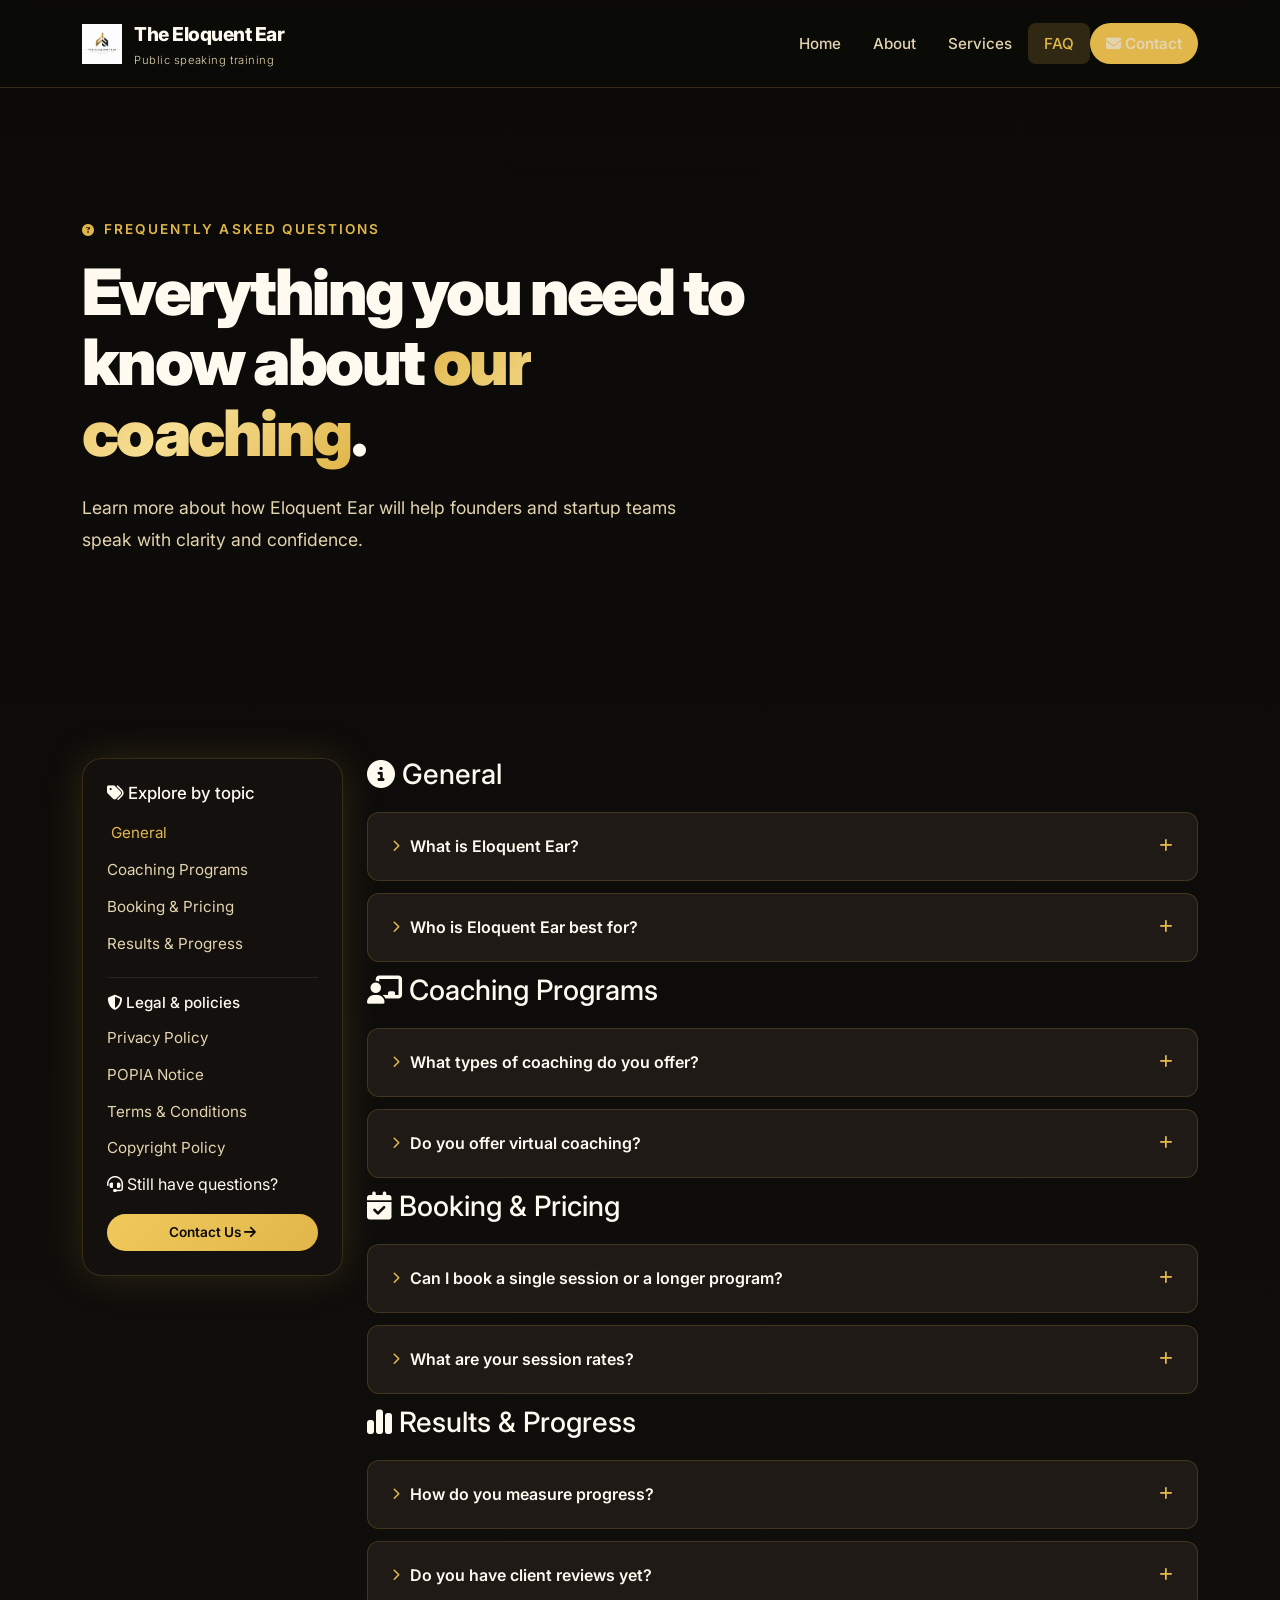
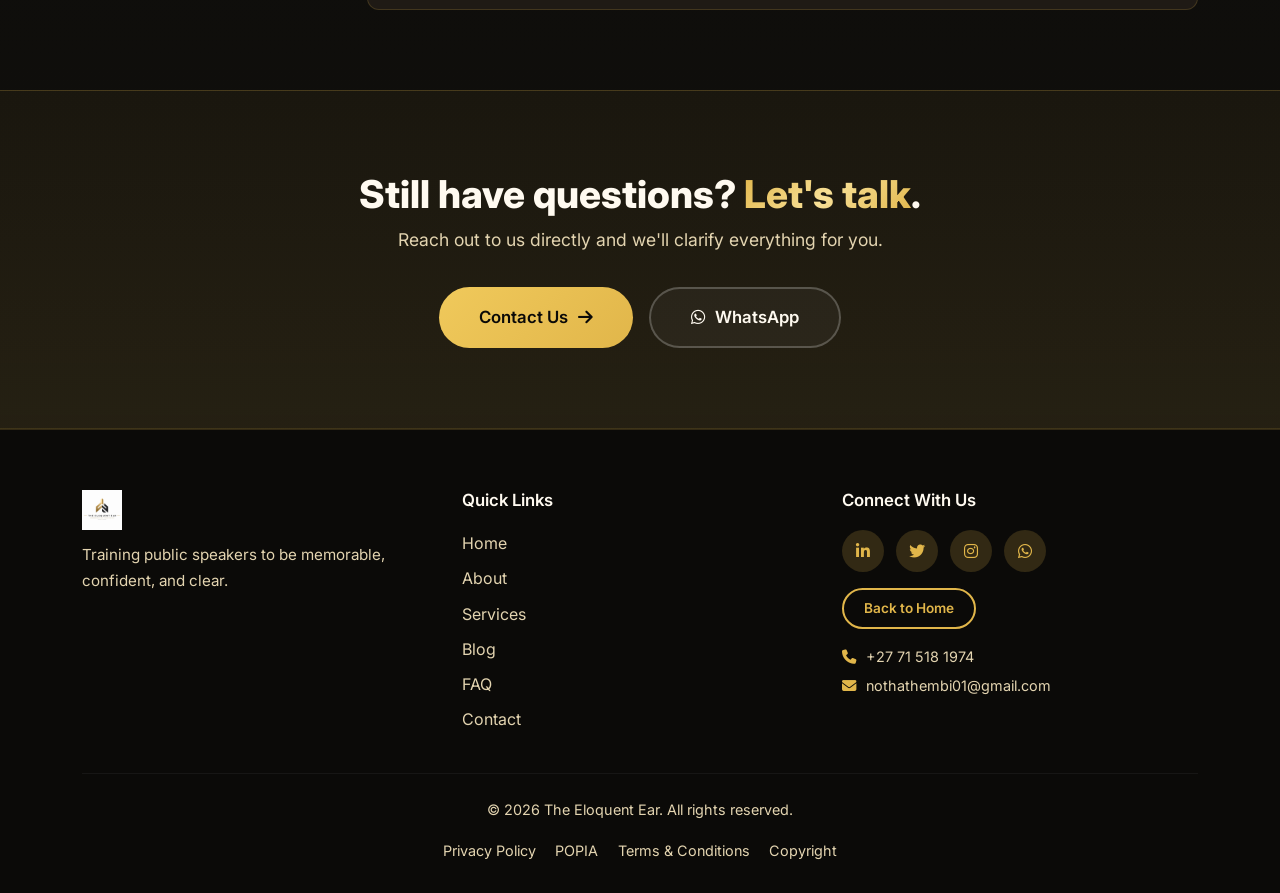
<file: faq.html>
<!DOCTYPE html>
<html lang="en">
<head>
  <meta charset="UTF-8" />
  <meta name="viewport" content="width=device-width, initial-scale=1.0" />
  <title>FAQ | The Eloquent Ear</title>
  
  <!-- Bootstrap 5 -->
  <link href="https://cdn.jsdelivr.net/npm/bootstrap@5.3.0/dist/css/bootstrap.min.css" rel="stylesheet" />
  <!-- Font Awesome 6 -->
  <link rel="stylesheet" href="https://cdnjs.cloudflare.com/ajax/libs/font-awesome/6.4.0/css/all.min.css" />
  <!-- Google Fonts -->
  <link href="https://fonts.googleapis.com/css2?family=Inter:wght@300;400;600;700;800;900&display=swap" rel="stylesheet" />
  <!-- Custom CSS -->
  <link rel="stylesheet" href="styles.css" />
  <link rel="icon" type="image/png" href="logo.png" />
  <meta name="description" content="FAQ — answers about Eloquent Ear's coaching, booking, pricing and program formats for entrepreneurs and teams." />
  <meta property="og:title" content="FAQ | Eloquent Ear" />
  <meta property="og:description" content="Frequently asked questions about Eloquent Ear's coaching and workshops." />
  <meta property="og:image" content="logo.png" />
  <link rel="canonical" href="https://yourdomain.com/eloquent-ear/faq.html" />
</head>
<body>
  <!-- Loading Screen -->
  <div id="loader" class="loader-wrapper">
    <div class="loader"><span></span><span></span><span></span><span></span></div>
    <p class="loader-text">Loading...</p>
  </div>

  <!-- Entry Quiz Overlay -->
  <div id="entryQuizOverlay" class="entry-quiz-overlay">
    <div class="entry-quiz-card">
      <p class="eyebrow">Welcome to Eloquent Ear</p>
      <h2 class="gradient-text">Find the support you need.</h2>
      <p>Select the options that best describe your goals so we can guide you to the right page.</p>
      <p class="quiz-instructions"><i class="fas fa-hand-pointer"></i> Tap an option to continue</p>
      <div class="quiz-summary">
        <span id="quizStep">1</span> / 3
      </div>
      <div id="quizQuestion" class="quiz-question">What is your primary goal?</div>
      <div id="quizOptions" class="quiz-options"></div>
    </div>
  </div>

  <!-- Navigation -->
  <nav class="navbar navbar-expand-lg navbar-dark sticky-top">
    <div class="container">
      <a class="navbar-brand" href="./index.html">
        <img src="logo.png" alt="The Eloquent Ear" class="brand-logo" />
        <div>
          <span class="brand-name">The Eloquent Ear</span>
          <small class="brand-tagline">Public speaking training</small>
        </div>
      </a>
      <button class="navbar-toggler" type="button" data-bs-toggle="collapse" data-bs-target="#navbarNav">
        <span class="navbar-toggler-icon"></span>
      </button>
      <div class="collapse navbar-collapse" id="navbarNav">
        <ul class="navbar-nav ms-auto">
          <li class="nav-item"><a class="nav-link" href="./index.html">Home</a></li>
          <li class="nav-item"><a class="nav-link" href="./about.html">About</a></li>
          <li class="nav-item"><a class="nav-link" href="./services.html">Services</a></li>
          <li class="nav-item"><a class="nav-link active" href="./faq.html">FAQ</a></li>
          <li class="nav-item">
            <a class="nav-link btn-nav-cta" href="./contact.html">
              <i class="fas fa-envelope"></i> Contact
            </a>
          </li>
        </ul>
      </div>
    </div>
  </nav>

  <!-- Hero -->
  <section class="hero-section faq-hero">
    <div class="container">
      <div class="row align-items-center min-vh-50">
        <div class="col-lg-8" data-aos="fade-up">
          <p class="eyebrow"><i class="fas fa-question-circle"></i> Frequently asked questions</p>
          <h1 class="hero-title">
            Everything you need to know about <span class="gradient-text">our coaching</span>.
          </h1>
          <p class="hero-text">Learn more about how Eloquent Ear will help founders and startup teams speak with clarity and confidence.</p>
        </div>
      </div>
    </div>
  </section>

  <!-- FAQ Content -->
  <section class="section faq-main-section">
    <div class="container">
      <div class="row g-4">
        <!-- Sidebar Categories (Optional but nice) -->
        <div class="col-lg-3" data-aos="fade-right">
          <div class="faq-sidebar">
            <h4><i class="fas fa-tags"></i> Explore by topic</h4>
            <ul class="faq-category-list">
              <li><a href="#general" class="active">General</a></li>
              <li><a href="#coaching">Coaching Programs</a></li>
              <li><a href="#booking">Booking & Pricing</a></li>
              <li><a href="#results">Results & Progress</a></li>
            </ul>

            <div class="faq-sidebar-block">
              <h5><i class="fas fa-shield-alt"></i> Legal & policies</h5>
              <ul class="faq-legal-links">
                <li><a href="legal.html#privacy-policy">Privacy Policy</a></li>
                <li><a href="legal.html#popia-notice">POPIA Notice</a></li>
                <li><a href="legal.html#terms-conditions">Terms & Conditions</a></li>
                <li><a href="legal.html#copyright-policy">Copyright Policy</a></li>
              </ul>
            </div>

            <div class="faq-cta-box">
              <p><i class="fas fa-headset"></i> Still have questions?</p>
              <a href="contact.html" class="btn btn-primary btn-sm w-100">Contact Us <i class="fas fa-arrow-right"></i></a>
            </div>
          </div>
        </div>

        <!-- FAQ Items -->
        <div class="col-lg-9" data-aos="fade-left">
          <div class="faq-list">

            <!-- Category: General -->
            <h3 id="general" class="faq-category-title"><i class="fas fa-info-circle"></i> General</h3>
            
            <div class="faq-item">
              <button type="button" class="faq-question">
                <span><i class="fas fa-chevron-right"></i> What is Eloquent Ear?</span>
                <i class="fas fa-plus"></i>
              </button>
              <div class="faq-content"><p>Eloquent Ear is a public speaking and communication training service designed specifically for entrepreneurs, founders, and startup teams. We help you craft your message, build your confidence, and deliver with impact.</p></div>
            </div>

            <div class="faq-item">
              <button type="button" class="faq-question">
                <span><i class="fas fa-chevron-right"></i> Who is Eloquent Ear best for?</span>
                <i class="fas fa-plus"></i>
              </button>
              <div class="faq-content"><p>Anyone who wants to improve their delivery, overcome stage fright, or communicate more clearly. We work with professionals, entrepreneurs, students, and teams.</p></div>
            </div>

            <!-- Category: Coaching -->
            <h3 id="coaching" class="faq-category-title"><i class="fas fa-chalkboard-teacher"></i> Coaching Programs</h3>

            <div class="faq-item">
              <button type="button" class="faq-question">
                <span><i class="fas fa-chevron-right"></i> What types of coaching do you offer?</span>
                <i class="fas fa-plus"></i>
              </button>
              <div class="faq-content"><p>We offer one-on-one coaching, executive communication training, presentation rehearsal, and group workshops tailored to your goals and audience.</p></div>
            </div>

            <div class="faq-item">
              <button type="button" class="faq-question">
                <span><i class="fas fa-chevron-right"></i> Do you offer virtual coaching?</span>
                <i class="fas fa-plus"></i>
              </button>
              <div class="faq-content"><p>Yes! We offer remote sessions via Zoom, Microsoft Teams, or Google Meet to accommodate busy schedules and remote teams.</p></div>
            </div>

            <!-- Category: Booking -->
            <h3 id="booking" class="faq-category-title"><i class="fas fa-calendar-check"></i> Booking & Pricing</h3>

            <div class="faq-item">
              <button type="button" class="faq-question">
                <span><i class="fas fa-chevron-right"></i> Can I book a single session or a longer program?</span>
                <i class="fas fa-plus"></i>
              </button>
              <div class="faq-content"><p>You can book a single consultation, a focused rehearsal session, or a multi-session program depending on your timeline and objectives.</p></div>
            </div>

            <div class="faq-item">
              <button type="button" class="faq-question">
                <span><i class="fas fa-chevron-right"></i> What are your session rates?</span>
                <i class="fas fa-plus"></i>
              </button>
              <div class="faq-content"><p>Rates vary depending on the program length and format. Please visit our <a href="services.html">Services</a> page for package details or contact us for a custom quote.</p></div>
            </div>

            <!-- Category: Results -->
            <h3 id="results" class="faq-category-title"><i class="fas fa-chart-simple"></i> Results & Progress</h3>

            <div class="faq-item">
              <button type="button" class="faq-question">
                <span><i class="fas fa-chevron-right"></i> How do you measure progress?</span>
                <i class="fas fa-plus"></i>
              </button>
              <div class="faq-content"><p>Progress is measured through improved confidence, clearer organization, stronger delivery habits, and stronger audience engagement in repeated practice.</p></div>
            </div>

            <div class="faq-item">
              <button type="button" class="faq-question">
                <span><i class="fas fa-chevron-right"></i> Do you have client reviews yet?</span>
                <i class="fas fa-plus"></i>
              </button>
              <div class="faq-content"><p>We are still in the idea stage and will add genuine client testimonials once we begin delivering services and collecting feedback.</p></div>
            </div>

          </div>
        </div>
      </div>
    </div>
  </section>

  <!-- CTA Section -->
  <section class="cta-section">
    <div class="container text-center" data-aos="fade-up">
      <h2>Still have questions? <span class="gradient-text">Let's talk</span>.</h2>
      <p class="cta-text">Reach out to us directly and we'll clarify everything for you.</p>
      <div class="hero-actions justify-content-center">
        <a href="contact.html" class="btn btn-primary btn-lg">Contact Us <i class="fas fa-arrow-right"></i></a>
        <a href="https://api.whatsapp.com/send?phone=27715181974" class="btn btn-outline-light btn-lg" target="_blank"><i class="fab fa-whatsapp"></i> WhatsApp</a>
      </div>
    </div>
  </section>

  <!-- Footer -->
  <footer class="site-footer">
    <div class="container">
      <div class="row">
        <div class="col-md-4">
          <img src="logo.png" alt="The Eloquent Ear" class="footer-logo" />
          <p class="footer-about">Training public speakers to be memorable, confident, and clear.</p>
        </div>
        <div class="col-md-4">
          <h4>Quick Links</h4>
          <ul class="footer-links">
            <li><a href="./index.html">Home</a></li>
            <li><a href="./about.html">About</a></li>
            <li><a href="./services.html">Services</a></li>
            <li><a href="./blog.html">Blog</a></li>
            <li><a href="./faq.html">FAQ</a></li>
            <li><a href="./contact.html">Contact</a></li>
          </ul>
        </div>
        <div class="col-md-4">
          <h4>Connect With Us</h4>
          <div class="social-links">
            <a href="https://www.linkedin.com/" class="social-link" target="_blank" rel="noopener noreferrer" aria-label="Visit LinkedIn"><i class="fab fa-linkedin-in"></i></a>
            <a href="https://x.com/" class="social-link" target="_blank" rel="noopener noreferrer" aria-label="Visit X"><i class="fab fa-twitter"></i></a>
            <a href="https://www.instagram.com/" class="social-link" target="_blank" rel="noopener noreferrer" aria-label="Visit Instagram"><i class="fab fa-instagram"></i></a>
            <a href="https://api.whatsapp.com/send?phone=27715181974" class="social-link" target="_blank" rel="noopener noreferrer" aria-label="Contact on WhatsApp"><i class="fab fa-whatsapp"></i></a>
          </div>
          <p class="mt-3"><a href="./index.html" class="btn btn-outline-gold btn-sm">Back to Home</a></p>
          <p class="footer-contact"><i class="fas fa-phone"></i> +27 71 518 1974</p>
          <p class="footer-contact"><i class="fas fa-envelope"></i> nothathembi01@gmail.com</p>
        </div>
      </div>
      <div class="footer-bottom">
        <p>&copy; 2026 The Eloquent Ear. All rights reserved.</p>
        <div class="footer-legal-links">
          <a href="legal.html#privacy-policy">Privacy Policy</a>
          <a href="legal.html#popia-notice">POPIA</a>
          <a href="legal.html#terms-conditions">Terms & Conditions</a>
          <a href="legal.html#copyright-policy">Copyright</a>
        </div>
      </div>
    </div>
  </footer>

  <script src="https://cdn.jsdelivr.net/npm/bootstrap@5.3.0/dist/js/bootstrap.bundle.min.js"></script>
  <script src="script.js"></script>
</body>
</html>
</file>
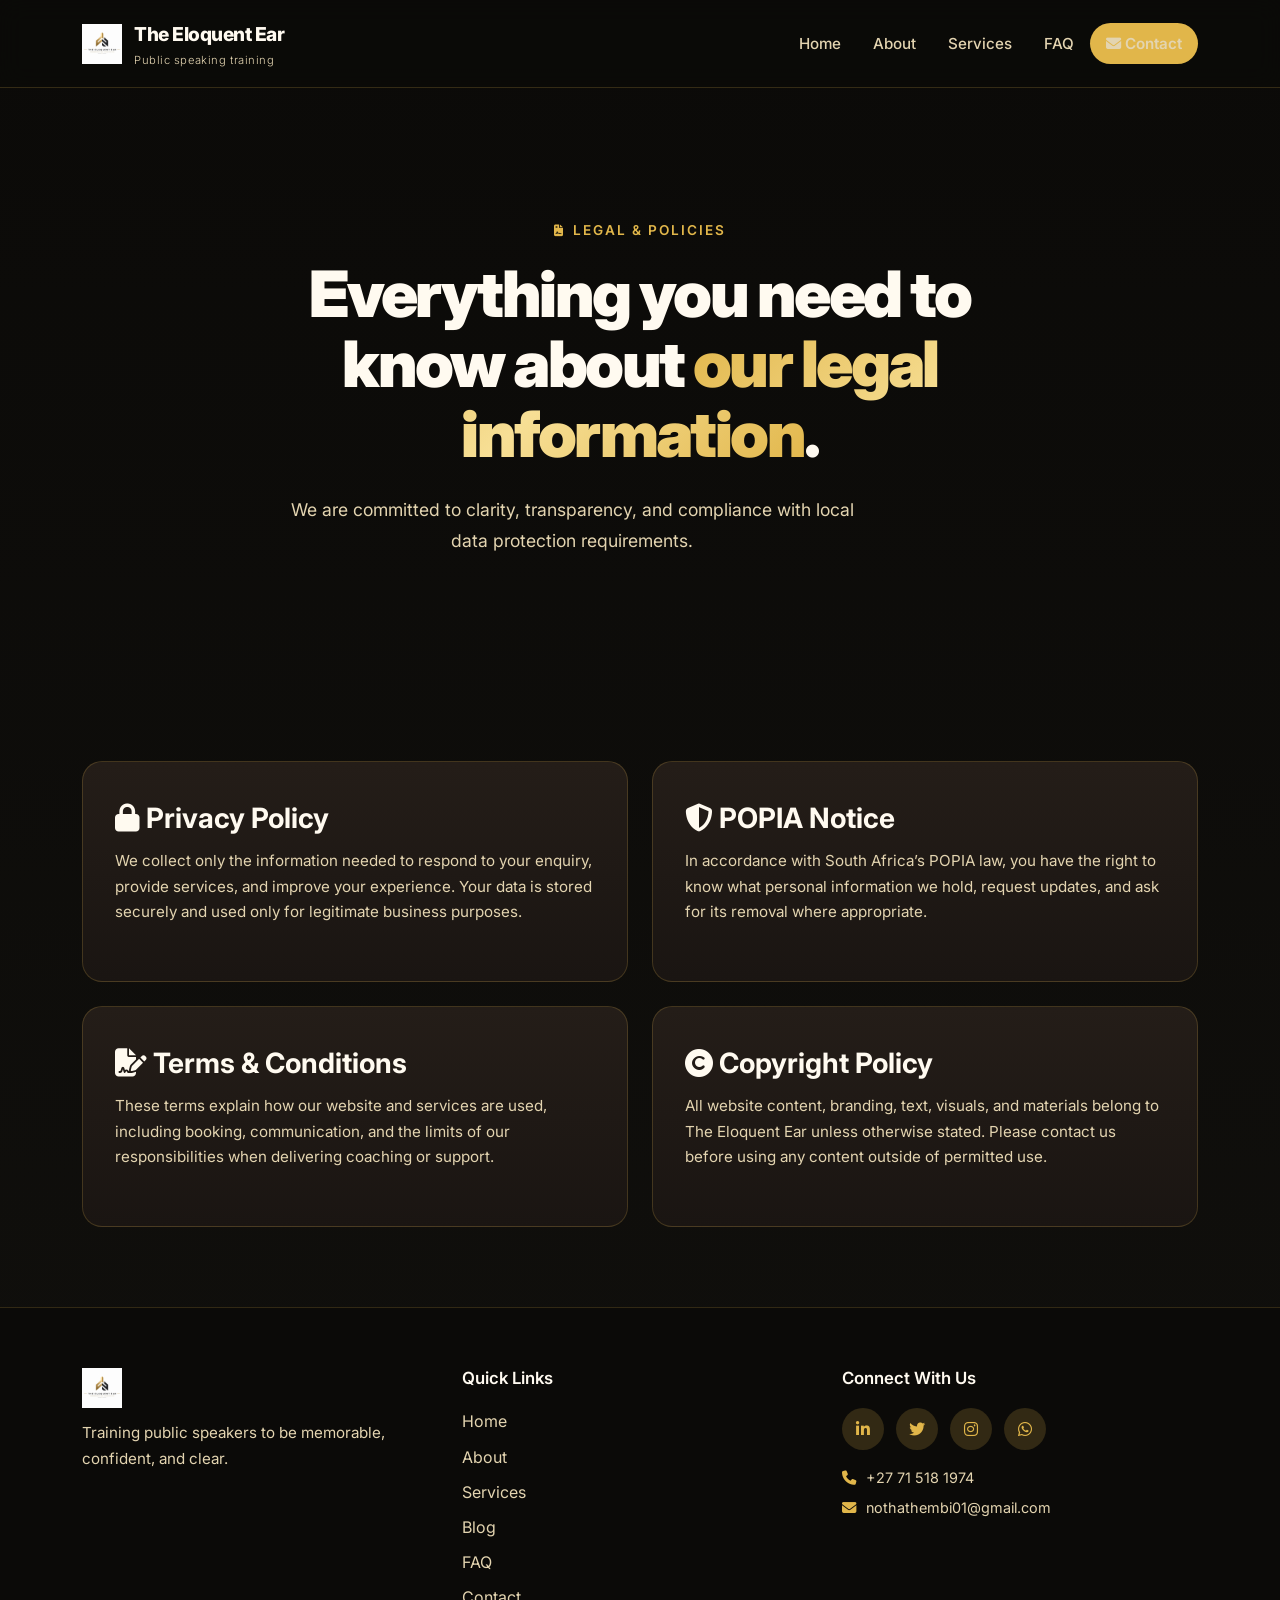
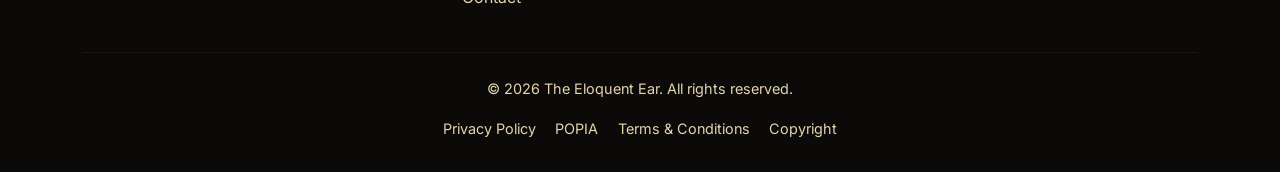
<file: legal.html>
<!DOCTYPE html>
<html lang="en">
<head>
  <meta charset="UTF-8" />
  <meta name="viewport" content="width=device-width, initial-scale=1.0" />
  <title>Legal & Policies | The Eloquent Ear</title>
  <link href="https://cdn.jsdelivr.net/npm/bootstrap@5.3.0/dist/css/bootstrap.min.css" rel="stylesheet" />
  <link rel="stylesheet" href="https://cdnjs.cloudflare.com/ajax/libs/font-awesome/6.4.0/css/all.min.css" />
  <link href="https://fonts.googleapis.com/css2?family=Inter:wght@300;400;600;700;800;900&display=swap" rel="stylesheet" />
  <link rel="stylesheet" href="styles.css" />
  <link rel="icon" type="image/png" href="logo.png" />
  <meta name="description" content="Read The Eloquent Ear's privacy, POPIA, terms, and copyright policy information." />
</head>
<body>
  <nav class="navbar navbar-expand-lg navbar-dark sticky-top">
    <div class="container">
      <a class="navbar-brand" href="./index.html">
        <img src="logo.png" alt="The Eloquent Ear" class="brand-logo" />
        <div>
          <span class="brand-name">The Eloquent Ear</span>
          <small class="brand-tagline">Public speaking training</small>
        </div>
      </a>
      <button class="navbar-toggler" type="button" data-bs-toggle="collapse" data-bs-target="#navbarNav">
        <span class="navbar-toggler-icon"></span>
      </button>
      <div class="collapse navbar-collapse" id="navbarNav">
        <ul class="navbar-nav ms-auto">
          <li class="nav-item"><a class="nav-link" href="./index.html">Home</a></li>
          <li class="nav-item"><a class="nav-link" href="./about.html">About</a></li>
          <li class="nav-item"><a class="nav-link" href="./services.html">Services</a></li>
          <li class="nav-item"><a class="nav-link" href="./faq.html">FAQ</a></li>
          <li class="nav-item">
            <a class="nav-link btn-nav-cta" href="./contact.html">
              <i class="fas fa-envelope"></i> Contact
            </a>
          </li>
        </ul>
      </div>
    </div>
  </nav>

  <section class="hero-section">
    <div class="container py-5">
      <div class="row justify-content-center">
        <div class="col-lg-8 text-center" data-aos="fade-up">
          <p class="eyebrow"><i class="fas fa-file-contract"></i> Legal & policies</p>
          <h1 class="hero-title">Everything you need to know about <span class="gradient-text">our legal information</span>.</h1>
          <p class="hero-text">We are committed to clarity, transparency, and compliance with local data protection requirements.</p>
        </div>
      </div>
    </div>
  </section>

  <section class="section">
    <div class="container">
      <div class="row g-4">
        <div class="col-lg-6" id="privacy-policy" data-aos="fade-up">
          <div class="service-card">
            <h3><i class="fas fa-lock"></i> Privacy Policy</h3>
            <p>We collect only the information needed to respond to your enquiry, provide services, and improve your experience. Your data is stored securely and used only for legitimate business purposes.</p>
          </div>
        </div>

        <div class="col-lg-6" id="popia-notice" data-aos="fade-up" data-aos-delay="100">
          <div class="service-card">
            <h3><i class="fas fa-shield-alt"></i> POPIA Notice</h3>
            <p>In accordance with South Africa’s POPIA law, you have the right to know what personal information we hold, request updates, and ask for its removal where appropriate.</p>
          </div>
        </div>

        <div class="col-lg-6" id="terms-conditions" data-aos="fade-up" data-aos-delay="200">
          <div class="service-card">
            <h3><i class="fas fa-file-signature"></i> Terms & Conditions</h3>
            <p>These terms explain how our website and services are used, including booking, communication, and the limits of our responsibilities when delivering coaching or support.</p>
          </div>
        </div>

        <div class="col-lg-6" id="copyright-policy" data-aos="fade-up" data-aos-delay="300">
          <div class="service-card">
            <h3><i class="fas fa-copyright"></i> Copyright Policy</h3>
            <p>All website content, branding, text, visuals, and materials belong to The Eloquent Ear unless otherwise stated. Please contact us before using any content outside of permitted use.</p>
          </div>
        </div>
      </div>
    </div>
  </section>

  <footer class="site-footer">
    <div class="container">
      <div class="row">
        <div class="col-md-4">
          <img src="logo.png" alt="The Eloquent Ear" class="footer-logo" />
          <p class="footer-about">Training public speakers to be memorable, confident, and clear.</p>
        </div>
        <div class="col-md-4">
          <h4>Quick Links</h4>
          <ul class="footer-links">
            <li><a href="./index.html">Home</a></li>
            <li><a href="./about.html">About</a></li>
            <li><a href="./services.html">Services</a></li>
            <li><a href="./blog.html">Blog</a></li>
            <li><a href="./faq.html">FAQ</a></li>
            <li><a href="./contact.html">Contact</a></li>
          </ul>
        </div>
        <div class="col-md-4">
          <h4>Connect With Us</h4>
          <div class="social-links">
            <a href="https://www.linkedin.com/" class="social-link" target="_blank" rel="noopener noreferrer" aria-label="Visit LinkedIn"><i class="fab fa-linkedin-in"></i></a>
            <a href="https://x.com/" class="social-link" target="_blank" rel="noopener noreferrer" aria-label="Visit X"><i class="fab fa-twitter"></i></a>
            <a href="https://www.instagram.com/" class="social-link" target="_blank" rel="noopener noreferrer" aria-label="Visit Instagram"><i class="fab fa-instagram"></i></a>
            <a href="https://api.whatsapp.com/send?phone=27715181974" class="social-link" target="_blank" rel="noopener noreferrer" aria-label="Contact on WhatsApp"><i class="fab fa-whatsapp"></i></a>
          </div>
          <p class="footer-contact"><i class="fas fa-phone"></i> +27 71 518 1974</p>
          <p class="footer-contact"><i class="fas fa-envelope"></i> nothathembi01@gmail.com</p>
        </div>
      </div>
      <div class="footer-bottom">
        <p>&copy; 2026 The Eloquent Ear. All rights reserved.</p>
        <div class="footer-legal-links">
          <a href="legal.html#privacy-policy">Privacy Policy</a>
          <a href="legal.html#popia-notice">POPIA</a>
          <a href="legal.html#terms-conditions">Terms & Conditions</a>
          <a href="legal.html#copyright-policy">Copyright</a>
        </div>
      </div>
    </div>
  </footer>

  <script src="https://cdn.jsdelivr.net/npm/bootstrap@5.3.0/dist/js/bootstrap.bundle.min.js"></script>
  <script src="script.js"></script>
</body>
</html>
</file>
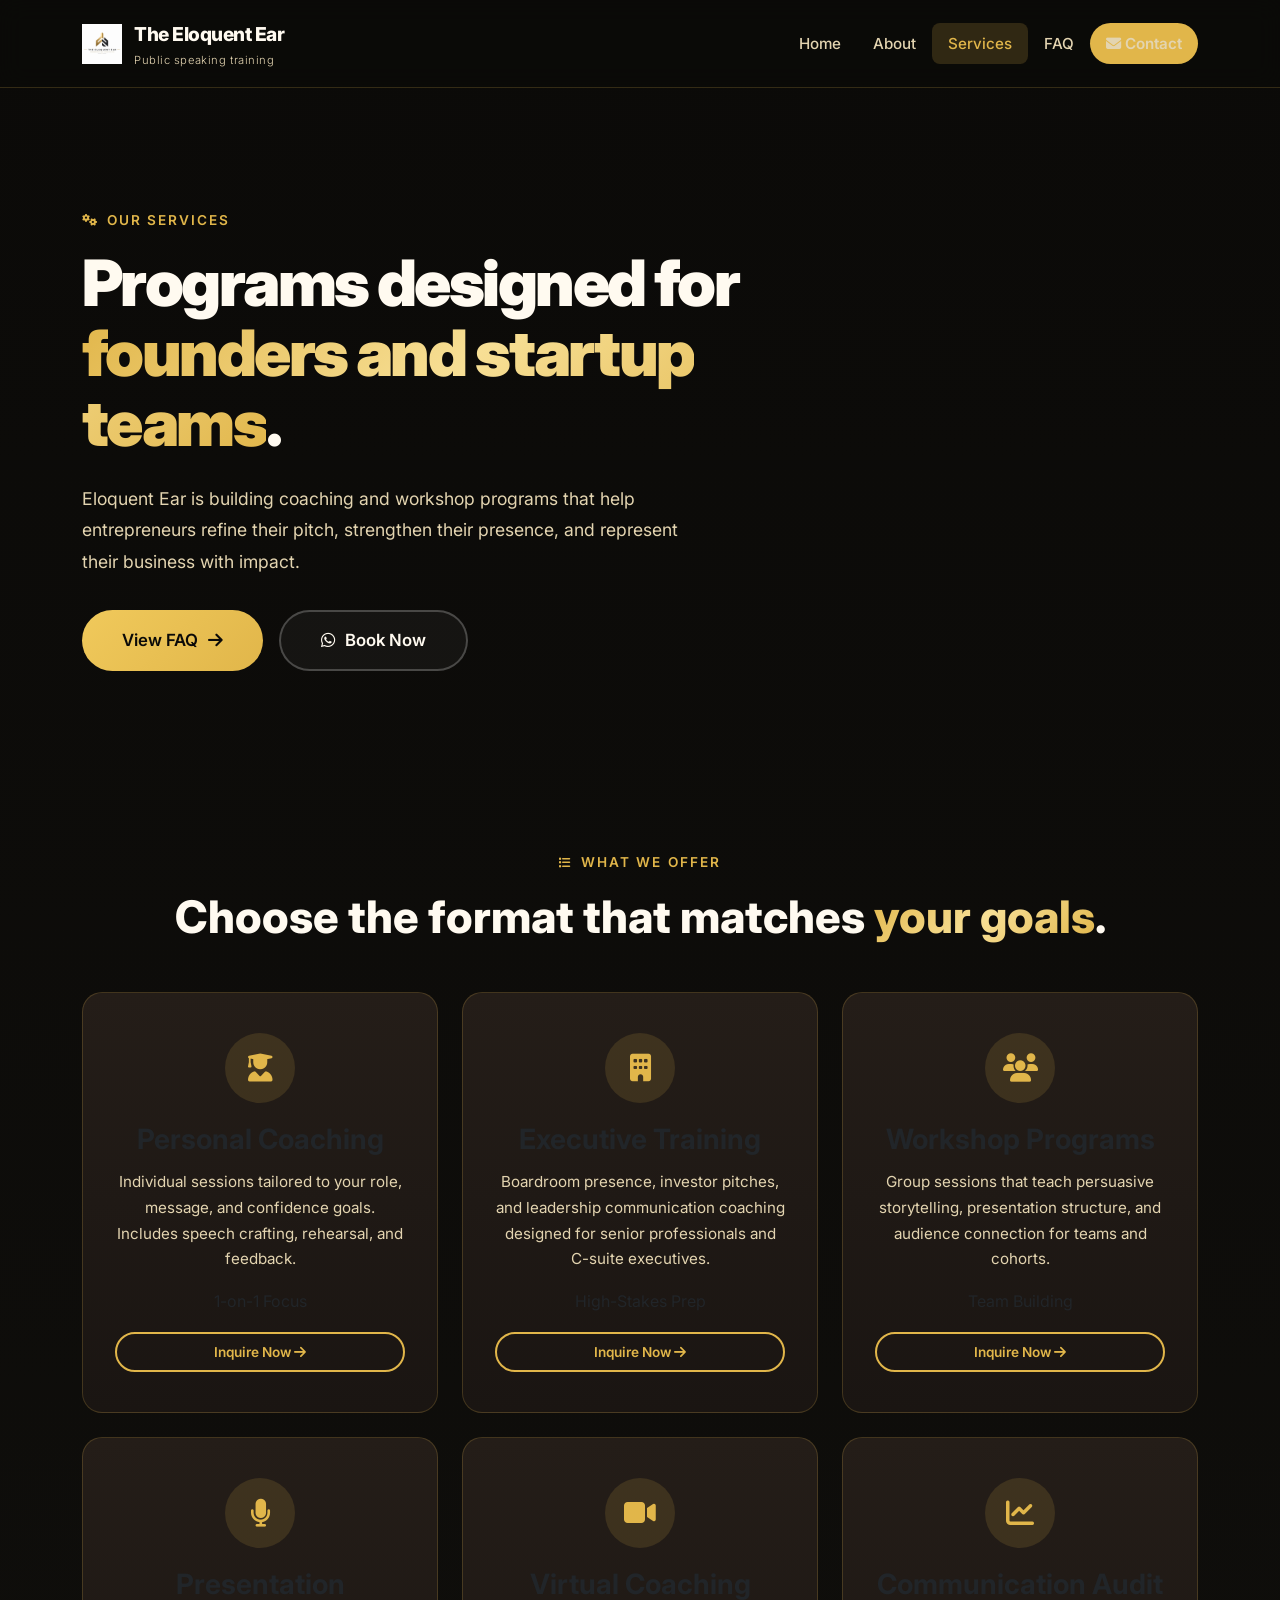
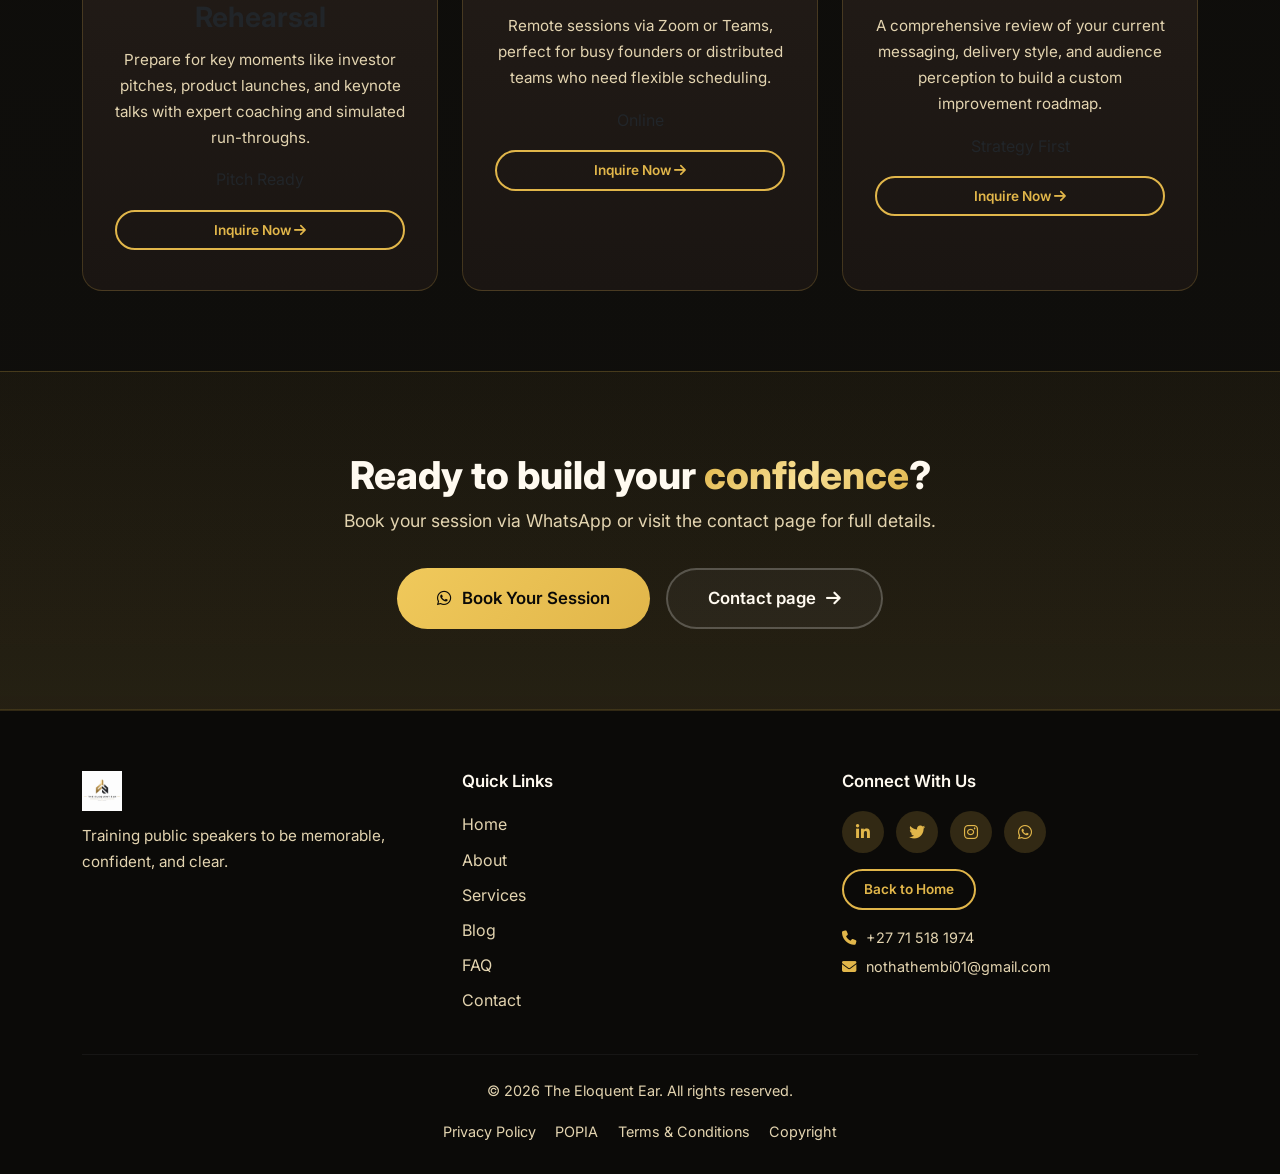
<file: services.html>
<!DOCTYPE html>
<html lang="en">
<head>
  <meta charset="UTF-8" />
  <meta name="viewport" content="width=device-width, initial-scale=1.0" />
  <title>Services | The Eloquent Ear</title>
  
  <!-- Bootstrap 5 -->
  <link href="https://cdn.jsdelivr.net/npm/bootstrap@5.3.0/dist/css/bootstrap.min.css" rel="stylesheet" />
  <!-- Font Awesome 6 -->
  <link rel="stylesheet" href="https://cdnjs.cloudflare.com/ajax/libs/font-awesome/6.4.0/css/all.min.css" />
  <!-- Google Fonts -->
  <link href="https://fonts.googleapis.com/css2?family=Inter:wght@300;400;600;700;800;900&display=swap" rel="stylesheet" />
  <!-- Custom CSS -->
  <link rel="stylesheet" href="styles.css" />
  <link rel="icon" type="image/png" href="logo.png" />
  <meta name="description" content="Eloquent Ear services — personal coaching, workshops, presentation rehearsal, and virtual coaching for founders and teams." />
  <meta property="og:title" content="Services | Eloquent Ear" />
  <meta property="og:description" content="Explore coaching programs and workshops to strengthen your pitch and presentation skills." />
  <meta property="og:image" content="logo.png" />
  <link rel="canonical" href="https://yourdomain.com/eloquent-ear/services.html" />
</head>
<body>
  <!-- Loading Screen -->
  <div id="loader" class="loader-wrapper">
    <div class="loader"><span></span><span></span><span></span><span></span></div>
    <p class="loader-text">Loading...</p>
  </div>

  <!-- Entry Quiz Overlay (same as index) -->
  <div id="entryQuizOverlay" class="entry-quiz-overlay">
    <div class="entry-quiz-card">
      <p class="eyebrow">Welcome to Eloquent Ear</p>
      <h2 class="gradient-text">Find the support you need.</h2>
      <p>Select the options that best describe your goals so we can guide you to the right page.</p>
      <p class="quiz-instructions"><i class="fas fa-hand-pointer"></i> Tap an option to continue</p>
      <div class="quiz-summary"><span id="quizStep">1</span> / 3</div>
      <div id="quizQuestion" class="quiz-question">What is your primary goal?</div>
      <div id="quizOptions" class="quiz-options"></div>
    </div>
  </div>

  <!-- Navigation -->
  <nav class="navbar navbar-expand-lg navbar-dark sticky-top">
    <div class="container">
      <a class="navbar-brand" href="index.html">
        <img src="logo.png" alt="The Eloquent Ear" class="brand-logo" />
        <div>
          <span class="brand-name">The Eloquent Ear</span>
          <small class="brand-tagline">Public speaking training</small>
        </div>
      </a>
      <button class="navbar-toggler" type="button" data-bs-toggle="collapse" data-bs-target="#navbarNav">
        <span class="navbar-toggler-icon"></span>
      </button>
      <div class="collapse navbar-collapse" id="navbarNav">
        <ul class="navbar-nav ms-auto">
          <li class="nav-item"><a class="nav-link" href="index.html">Home</a></li>
          <li class="nav-item"><a class="nav-link" href="about.html">About</a></li>
          <li class="nav-item"><a class="nav-link active" href="services.html">Services</a></li>
          <li class="nav-item"><a class="nav-link" href="faq.html">FAQ</a></li>
          <li class="nav-item"><a class="nav-link btn-nav-cta" href="contact.html"><i class="fas fa-envelope"></i> Contact</a></li>
        </ul>
      </div>
    </div>
  </nav>

  <!-- Hero Section -->
  <section class="hero-section services-hero">
    <div class="container">
      <div class="row align-items-center min-vh-60">
        <div class="col-lg-8" data-aos="fade-up">
          <p class="eyebrow"><i class="fas fa-cogs"></i> Our services</p>
          <h1 class="hero-title">
            Programs designed for <span class="gradient-text">founders and startup teams</span>.
          </h1>
          <p class="hero-text">
            Eloquent Ear is building coaching and workshop programs that help entrepreneurs refine their pitch, 
            strengthen their presence, and represent their business with impact.
          </p>
          <div class="hero-actions">
            <a href="faq.html" class="btn btn-primary btn-lg">View FAQ <i class="fas fa-arrow-right"></i></a>
            <a href="https://api.whatsapp.com/send?phone=27715181974" class="btn btn-outline-light btn-lg" target="_blank" rel="noopener">
              <i class="fab fa-whatsapp"></i> Book Now
            </a>
          </div>
        </div>
      </div>
    </div>
  </section>

  <!-- Services Grid -->
  <section class="section services-grid-section">
    <div class="container">
      <div class="text-center section-heading" data-aos="fade-up">
        <p class="eyebrow"><i class="fas fa-list"></i> What we offer</p>
        <h2>Choose the format that matches <span class="gradient-text">your goals</span>.</h2>
      </div>
      <div class="row g-4">
        <!-- Service 1 -->
        <div class="col-lg-4 col-md-6" data-aos="fade-up" data-aos-delay="100">
          <div class="card service-card h-100 text-center">
            <div class="card-icon"><i class="fas fa-user-graduate"></i></div>
            <h3>Personal Coaching</h3>
            <p>Individual sessions tailored to your role, message, and confidence goals. Includes speech crafting, rehearsal, and feedback.</p>
            <div class="service-tag">1-on-1 Focus</div>
            <a href="https://api.whatsapp.com/send?phone=27715181974" class="btn btn-outline-gold btn-sm mt-3" target="_blank">Inquire Now <i class="fas fa-arrow-right"></i></a>
          </div>
        </div>
        <!-- Service 2 -->
        <div class="col-lg-4 col-md-6" data-aos="fade-up" data-aos-delay="200">
          <div class="card service-card h-100 text-center">
            <div class="card-icon"><i class="fas fa-building"></i></div>
            <h3>Executive Training</h3>
            <p>Boardroom presence, investor pitches, and leadership communication coaching designed for senior professionals and C-suite executives.</p>
            <div class="service-tag">High-Stakes Prep</div>
            <a href="https://api.whatsapp.com/send?phone=27715181974" class="btn btn-outline-gold btn-sm mt-3" target="_blank">Inquire Now <i class="fas fa-arrow-right"></i></a>
          </div>
        </div>
        <!-- Service 3 -->
        <div class="col-lg-4 col-md-6" data-aos="fade-up" data-aos-delay="300">
          <div class="card service-card h-100 text-center">
            <div class="card-icon"><i class="fas fa-users"></i></div>
            <h3>Workshop Programs</h3>
            <p>Group sessions that teach persuasive storytelling, presentation structure, and audience connection for teams and cohorts.</p>
            <div class="service-tag">Team Building</div>
            <a href="https://api.whatsapp.com/send?phone=27715181974" class="btn btn-outline-gold btn-sm mt-3" target="_blank">Inquire Now <i class="fas fa-arrow-right"></i></a>
          </div>
        </div>
        <!-- Service 4 -->
        <div class="col-lg-4 col-md-6" data-aos="fade-up" data-aos-delay="400">
          <div class="card service-card h-100 text-center">
            <div class="card-icon"><i class="fas fa-microphone"></i></div>
            <h3>Presentation Rehearsal</h3>
            <p>Prepare for key moments like investor pitches, product launches, and keynote talks with expert coaching and simulated run-throughs.</p>
            <div class="service-tag">Pitch Ready</div>
            <a href="https://api.whatsapp.com/send?phone=27715181974" class="btn btn-outline-gold btn-sm mt-3" target="_blank">Inquire Now <i class="fas fa-arrow-right"></i></a>
          </div>
        </div>
        <!-- Service 5 -->
        <div class="col-lg-4 col-md-6" data-aos="fade-up" data-aos-delay="500">
          <div class="card service-card h-100 text-center">
            <div class="card-icon"><i class="fas fa-video"></i></div>
            <h3>Virtual Coaching</h3>
            <p>Remote sessions via Zoom or Teams, perfect for busy founders or distributed teams who need flexible scheduling.</p>
            <div class="service-tag">Online</div>
            <a href="https://api.whatsapp.com/send?phone=27715181974" class="btn btn-outline-gold btn-sm mt-3" target="_blank">Inquire Now <i class="fas fa-arrow-right"></i></a>
          </div>
        </div>
        <!-- Service 6 -->
        <div class="col-lg-4 col-md-6" data-aos="fade-up" data-aos-delay="600">
          <div class="card service-card h-100 text-center">
            <div class="card-icon"><i class="fas fa-chart-line"></i></div>
            <h3>Communication Audit</h3>
            <p>A comprehensive review of your current messaging, delivery style, and audience perception to build a custom improvement roadmap.</p>
            <div class="service-tag">Strategy First</div>
            <a href="https://api.whatsapp.com/send?phone=27715181974" class="btn btn-outline-gold btn-sm mt-3" target="_blank">Inquire Now <i class="fas fa-arrow-right"></i></a>
          </div>
        </div>
      </div>
    </div>
  </section>

  <!-- CTA Section -->
  <section class="cta-section">
    <div class="container text-center" data-aos="fade-up">
      <h2>Ready to build your <span class="gradient-text">confidence</span>?</h2>
      <p class="cta-text">Book your session via WhatsApp or visit the contact page for full details.</p>
      <div class="hero-actions justify-content-center">
        <a href="https://api.whatsapp.com/send?phone=27715181974" class="btn btn-primary btn-lg" target="_blank"><i class="fab fa-whatsapp"></i> Book Your Session</a>
        <a href="contact.html" class="btn btn-outline-light btn-lg">Contact page <i class="fas fa-arrow-right"></i></a>
      </div>
    </div>
  </section>

  <!-- Footer -->
  <footer class="site-footer">
    <div class="container">
      <div class="row">
        <div class="col-md-4">
          <img src="logo.png" alt="The Eloquent Ear" class="footer-logo" />
          <p class="footer-about">Training public speakers to be memorable, confident, and clear.</p>
        </div>
        <div class="col-md-4">
          <h4>Quick Links</h4>
          <ul class="footer-links">
            <li><a href="./index.html">Home</a></li>
            <li><a href="./about.html">About</a></li>
            <li><a href="./services.html">Services</a></li>
            <li><a href="./blog.html">Blog</a></li>
            <li><a href="./faq.html">FAQ</a></li>
            <li><a href="./contact.html">Contact</a></li>
          </ul>
        </div>
        <div class="col-md-4">
          <h4>Connect With Us</h4>
          <div class="social-links">
            <a href="https://www.linkedin.com/" class="social-link" target="_blank" rel="noopener noreferrer" aria-label="Visit LinkedIn"><i class="fab fa-linkedin-in"></i></a>
            <a href="https://x.com/" class="social-link" target="_blank" rel="noopener noreferrer" aria-label="Visit X"><i class="fab fa-twitter"></i></a>
            <a href="https://www.instagram.com/" class="social-link" target="_blank" rel="noopener noreferrer" aria-label="Visit Instagram"><i class="fab fa-instagram"></i></a>
            <a href="https://api.whatsapp.com/send?phone=27715181974" class="social-link" target="_blank" rel="noopener noreferrer" aria-label="Contact on WhatsApp"><i class="fab fa-whatsapp"></i></a>
          </div>
          <p class="mt-3"><a href="./index.html" class="btn btn-outline-gold btn-sm">Back to Home</a></p>
          <p class="footer-contact"><i class="fas fa-phone"></i> +27 71 518 1974</p>
          <p class="footer-contact"><i class="fas fa-envelope"></i> nothathembi01@gmail.com</p>
        </div>
      </div>
      <div class="footer-bottom">
        <p>&copy; 2026 The Eloquent Ear. All rights reserved.</p>
        <div class="footer-legal-links">
          <a href="legal.html#privacy-policy">Privacy Policy</a>
          <a href="legal.html#popia-notice">POPIA</a>
          <a href="legal.html#terms-conditions">Terms & Conditions</a>
          <a href="legal.html#copyright-policy">Copyright</a>
        </div>
      </div>
    </div>
  </footer>

  <script src="https://cdn.jsdelivr.net/npm/bootstrap@5.3.0/dist/js/bootstrap.bundle.min.js"></script>
  <script src="script.js"></script>
</body>
</html>
</file>
<file: styles.css>
/* ============================================
   ROOT VARIABLES & RESET
   ============================================ */
:root {
  --bg-dark: #0b0a08;
  --bg-surface: #16120f;
  --bg-card: #1f1a15;
  --text-light: #fffaf0;
  --text-muted: #e3d4b0;
  --gold: #e1b64a;
  --gold-rgb: 225, 182, 74;
  --gold-soft: rgba(225, 182, 74, 0.18);
  --gold-soft-strong: rgba(225, 182, 74, 0.28);
  --gradient-main: linear-gradient(135deg, #e1b64a, #f7df95, #e1b64a);
  --shadow-gold: 0 0 40px rgba(225, 182, 74, 0.16);
  --radius: 20px;
  --radius-sm: 12px;
  --transition: all 0.3s cubic-bezier(0.4, 0, 0.2, 1);
}

* {
  margin: 0;
  padding: 0;
  box-sizing: border-box;
}

html {
  scroll-behavior: smooth;
}

body {
  font-family: 'Inter', -apple-system, BlinkMacSystemFont, sans-serif;
  background: linear-gradient(180deg, #0b0a08 0%, #11100d 100%);
  color: var(--text-light);
  line-height: 1.7;
  overflow-x: hidden;
  min-height: 100vh;
}

img {
  max-width: 100%;
  display: block;
}

/* ============================================
   LOADING SCREEN
   ============================================ */
.loader-wrapper {
  position: fixed;
  top: 0;
  left: 0;
  width: 100%;
  height: 100%;
  background: var(--bg-dark);
  display: flex;
  flex-direction: column;
  align-items: center;
  justify-content: center;
  z-index: 9999;
  transition: opacity 0.6s ease, visibility 0.6s ease;
}

.loader-wrapper.hidden {
  opacity: 0;
  visibility: hidden;
  pointer-events: none;
}

.loader {
  display: flex;
  gap: 12px;
}

.loader span {
  width: 16px;
  height: 16px;
  border-radius: 50%;
  background: var(--gold);
  animation: loaderBounce 1.4s ease-in-out infinite both;
}

.loader span:nth-child(1) { animation-delay: -0.32s; }
.loader span:nth-child(2) { animation-delay: -0.16s; }
.loader span:nth-child(3) { animation-delay: 0s; }
.loader span:nth-child(4) { animation-delay: 0.16s; }

@keyframes loaderBounce {
  0%, 80%, 100% { transform: scale(0); opacity: 0.5; }
  40% { transform: scale(1); opacity: 1; }
}

.loader-text {
  margin-top: 20px;
  color: var(--text-muted);
  font-weight: 300;
  letter-spacing: 0.2em;
  text-transform: uppercase;
  font-size: 0.85rem;
}

/* ============================================
   ENTRY QUIZ OVERLAY
   ============================================ */
.entry-quiz-overlay {
  position: fixed;
  inset: 0;
  background: rgba(8, 7, 7, 0.97);
  display: none;
  align-items: center;
  justify-content: center;
  padding: 2rem;
  z-index: 1000;
  backdrop-filter: blur(10px);
}

.entry-quiz-overlay.active {
  display: flex;
}

.entry-quiz-card {
  width: min(640px, 100%);
  padding: 2.5rem;
  border-radius: 32px;
  background: var(--bg-surface);
  border: 1px solid var(--gold-soft);
  box-shadow: var(--shadow-gold);
  animation: quizSlideUp 0.4s ease;
}

@keyframes quizSlideUp {
  from { transform: translateY(30px); opacity: 0; }
  to { transform: translateY(0); opacity: 1; }
}

.entry-quiz-card h2 {
  margin-top: 0.5rem;
  font-weight: 800;
}

.entry-quiz-card p {
  color: var(--text-muted);
}

.quiz-summary {
  margin: 1.5rem 0 0.5rem;
  color: var(--gold);
  font-weight: 700;
  font-size: 0.9rem;
}

.quiz-instructions {
  color: var(--text-muted);
  margin-top: 0.5rem;
  font-size: 0.9rem;
}

.quiz-instructions i {
  color: var(--gold);
  margin-right: 6px;
}

.quiz-question {
  color: var(--text-light);
  font-size: 1.15rem;
  font-weight: 600;
  margin-bottom: 1rem;
}

.quiz-options {
  display: grid;
  gap: 0.75rem;
  margin: 1rem 0 1.5rem;
}

.quiz-answer {
  width: 100%;
  text-align: left;
  padding: 1rem 1.2rem;
  border-radius: var(--radius-sm);
  background: var(--gold-soft);
  color: var(--text-light);
  border: 1px solid rgba(225, 182, 74, 0.25);
  transition: var(--transition);
  cursor: pointer;
  font-family: inherit;
  font-size: 1rem;
}

.quiz-answer:hover {
  transform: translateX(8px);
  background: rgba(212, 175, 55, 0.25);
  border-color: var(--gold);
}

.quiz-answer.selected {
  background: var(--gold-soft-strong);
  border-color: var(--gold);
  box-shadow: 0 0 20px rgba(225, 182, 74, 0.14);
}

body.quiz-open {
  overflow: hidden;
}

/* ============================================
   NAVIGATION
   ============================================ */
.navbar {
  background: rgba(11, 10, 8, 0.9);
  backdrop-filter: blur(12px);
  border-bottom: 1px solid rgba(225, 182, 74, 0.2);
  padding: 0.75rem 0;
  transition: var(--transition);
}

.navbar-brand {
  display: flex;
  align-items: center;
  gap: 0.75rem;
}

.brand-logo {
  height: 40px;
  width: auto;
}

.brand-name {
  font-weight: 800;
  font-size: 1.2rem;
  color: var(--text-light);
  letter-spacing: -0.5px;
}

.brand-tagline {
  display: block;
  font-size: 0.7rem;
  color: var(--text-muted);
  font-weight: 300;
  letter-spacing: 0.05em;
}

.navbar-nav .nav-link {
  color: var(--text-muted) !important;
  font-weight: 500;
  padding: 0.5rem 1rem !important;
  transition: var(--transition);
  border-radius: 8px;
  font-size: 0.95rem;
}

.navbar-nav .nav-link:hover,
.navbar-nav .nav-link.active {
  color: var(--gold) !important;
  background: var(--gold-soft);
}

.btn-nav-cta {
  background: var(--gold) !important;
  color: var(--bg-dark) !important;
  border-radius: 999px !important;
  padding: 0.5rem 1.5rem !important;
  font-weight: 600 !important;
  transition: var(--transition);
}

.btn-nav-cta:hover {
  transform: scale(1.05);
  box-shadow: var(--shadow-gold);
  color: var(--bg-dark) !important;
}

/* ============================================
   HERO SECTION
   ============================================ */
.hero-section {
  position: relative;
  padding: 80px 0 60px;
  overflow: hidden;
}

.min-vh-75 {
/* Center hero-card content vertically and ensure full-height alignment */
.hero-card {
  display: flex;
  flex-direction: column;
  justify-content: center;
  height: 100%;
}
  min-height: 75vh;
}

.min-vh-60 {
  min-height: 60vh;
}
/* Ensure icons and text inside hero buttons align */
.hero-actions .btn {
  display: inline-flex;
  align-items: center;
  gap: 0.6rem;
}

.min-vh-50 {
  min-height: 50vh;
}

/* Footer spacing and alignment improvements */
.site-footer .row {
  align-items: flex-start;
}

@media (max-width: 767px) {
  .site-footer .row {
    text-align: center;
    align-items: center;
  }
  .site-footer .col-md-4 {
    margin-bottom: 1.25rem;
  }
}
.hero-title {
  font-size: clamp(2.5rem, 5vw, 4.5rem);
  font-weight: 900;
  line-height: 1.1;
  letter-spacing: -0.04em;
  margin-bottom: 1.5rem;
}

.gradient-text {
  background: var(--gradient-main);
  -webkit-background-clip: text;
  -webkit-text-fill-color: transparent;
  background-clip: text;
}

.eyebrow {
  display: inline-flex;
  align-items: center;
  gap: 8px;
  text-transform: uppercase;
  letter-spacing: 0.15em;
  color: var(--gold);
  font-size: 0.85rem;
  font-weight: 600;
  margin-bottom: 1rem;
}

.eyebrow i {
  font-size: 0.75rem;
}

.hero-text {
  font-size: 1.1rem;
  color: var(--text-muted);
  max-width: 600px;
  line-height: 1.8;
}

.hero-actions {
  display: flex;
  flex-wrap: wrap;
  gap: 1rem;
  margin-top: 2rem;
}

/* Buttons */
.btn {
  border-radius: 999px;
  padding: 0.75rem 2rem;
  font-weight: 600;
  transition: var(--transition);
  border: none;
}

.btn-primary {
  background: linear-gradient(135deg, #f0c95b, var(--gold));
  color: var(--bg-dark);
}

.btn-primary:hover {
  background: linear-gradient(135deg, #f6dc84, #f0c95b);
  transform: translateY(-2px);
  box-shadow: var(--shadow-gold);
  color: var(--bg-dark);
}

.btn-outline-light {
  border: 2px solid rgba(255, 255, 255, 0.22);
  color: var(--text-light);
  background: rgba(255, 255, 255, 0.04);
}

.btn-outline-light:hover {
  background: rgba(255, 255, 255, 0.08);
  border-color: var(--gold);
  color: var(--gold);
  transform: translateY(-2px);
}

.btn-outline-gold {
  border: 2px solid var(--gold);
  color: var(--gold);
  background: transparent;
}

.btn-outline-gold:hover {
  background: var(--gold);
  color: var(--bg-dark);
  transform: translateY(-2px);
}

.btn-lg {
  padding: 1rem 2.5rem;
  font-size: 1.05rem;
}

.btn-sm {
  padding: 0.5rem 1.25rem;
  font-size: 0.85rem;
}

/* Hero Card */
.hero-card {
  background: linear-gradient(180deg, #261f1a 0%, #1b1612 100%);
  border-radius: var(--radius);
  padding: 2rem;
  border: 1px solid rgba(225, 182, 74, 0.2);
  box-shadow: var(--shadow-gold);
}

.hero-card h3 {
  font-weight: 700;
  margin-bottom: 1.25rem;
  display: flex;
  align-items: center;
  gap: 10px;
}

.hero-list {
  list-style: none;
  padding: 0;
  margin: 0 0 1.5rem;
}

.hero-list li {
  padding: 0.6rem 0;
  display: flex;
  align-items: center;
  gap: 10px;
  color: var(--text-muted);
  border-bottom: 1px solid rgba(255, 255, 255, 0.03);
}

.hero-list li:last-child {
  border-bottom: none;
}

.text-gold {
  color: var(--gold);
}

.hero-stats {
  display: flex;
  gap: 2rem;
  padding-top: 1.25rem;
  border-top: 1px solid rgba(255, 255, 255, 0.05);
}

.stat-item {
  text-align: center;
}

.stat-number {
  display: block;
  font-size: 1.8rem;
  font-weight: 800;
  color: var(--gold);
}

.stat-label {
  font-size: 0.8rem;
  color: var(--text-muted);
  font-weight: 300;
}

/* Particles Background */
.particles-bg {
  position: absolute;
  top: 0;
  left: 0;
  width: 100%;
  height: 100%;
  pointer-events: none;
  overflow: hidden;
}

.particles-bg::before {
  content: '';
  position: absolute;
  width: 200%;
  height: 200%;
  top: -50%;
  left: -50%;
  background-image: 
    radial-gradient(2px 2px at 20% 30%, rgba(212, 175, 55, 0.3), transparent),
    radial-gradient(2px 2px at 40% 70%, rgba(212, 175, 55, 0.2), transparent),
    radial-gradient(2px 2px at 60% 20%, rgba(212, 175, 55, 0.25), transparent),
    radial-gradient(2px 2px at 80% 60%, rgba(212, 175, 55, 0.15), transparent),
    radial-gradient(2px 2px at 10% 80%, rgba(212, 175, 55, 0.2), transparent),
    radial-gradient(2px 2px at 90% 10%, rgba(212, 175, 55, 0.3), transparent);
  background-size: 200px 200px;
  animation: particleFloat 60s linear infinite;
  opacity: 0.6;
}

@keyframes particleFloat {
  0% { transform: translate(0, 0) rotate(0deg); }
  100% { transform: translate(-50%, -50%) rotate(360deg); }
}

/* ============================================
   SECTIONS
   ============================================ */
.section {
  padding: 80px 0;
}

.section-heading {
  margin-bottom: 3rem;
}

.section-heading .eyebrow {
  justify-content: center;
}

.section-heading h2 {
  font-size: clamp(2rem, 3.5vw, 3rem);
  font-weight: 800;
  line-height: 1.2;
  margin-bottom: 0.5rem;
}

.section-subtitle {
  color: var(--text-muted);
  font-size: 1.05rem;
  max-width: 600px;
  margin: 0 auto;
}

/* ============================================
   SERVICE CARDS
   ============================================ */
.service-card {
  background: linear-gradient(180deg, #241d18 0%, #1a1512 100%);
  border: 1px solid rgba(225, 182, 74, 0.2);
  border-radius: var(--radius);
  padding: 2.5rem 2rem;
  transition: var(--transition);
}

.service-card:hover {
  transform: translateY(-8px);
  border-color: var(--gold);
  box-shadow: var(--shadow-gold);
}

.card-icon {
  width: 70px;
  height: 70px;
  border-radius: 50%;
  background: rgba(225, 182, 74, 0.14);
  display: flex;
  align-items: center;
  justify-content: center;
  margin: 0 auto 1.25rem;
  font-size: 1.75rem;
  color: var(--gold);
  transition: var(--transition);
}

.service-card:hover .card-icon {
  background: var(--gold);
  color: var(--bg-dark);
}

.service-card h3 {
  font-weight: 700;
  margin-bottom: 0.75rem;
}

.service-card p {
  color: var(--text-muted);
  font-size: 0.95rem;
}

/* ============================================
   PROJECT CARDS
   ============================================ */
.projects-section {
  background: linear-gradient(180deg, rgba(225, 182, 74, 0.04), transparent);
  border-top: 1px solid var(--gold-soft);
  border-bottom: 1px solid var(--gold-soft);
}

.project-card {
  background: linear-gradient(180deg, #241d18 0%, #1a1512 100%);
  border: 1px solid rgba(225, 182, 74, 0.2);
  border-radius: var(--radius);
  padding: 2rem;
  transition: var(--transition);
}

.project-card:hover {
  transform: translateY(-8px);
  border-color: var(--gold);
  box-shadow: var(--shadow-gold);
}

.project-card .card-icon {
  margin: 0 0 1.25rem;
}

.project-number {
  color: var(--gold);
  font-size: 0.75rem;
  font-weight: 700;
  letter-spacing: 0.12em;
  text-transform: uppercase;
}

.project-card h3 {
  font-weight: 700;
  margin-bottom: 0.75rem;
}

.project-card p:not(.project-number) {
  color: var(--text-muted);
  font-size: 0.95rem;
}

/* ============================================
   BLOG GALLERY / ACHIEVEMENTS
   ============================================ */
.blog-gallery-section {
  position: relative;
  background: linear-gradient(135deg, rgba(8, 7, 7, 0.96), rgba(26, 22, 22, 0.95));
  border-top: 1px solid var(--gold-soft);
  border-bottom: 1px solid var(--gold-soft);
}

.blog-gallery-section::before {
  content: "";
  position: absolute;
  inset: 0;
  background-image:
    radial-gradient(circle at top left, rgba(212, 175, 55, 0.12), transparent 30%),
    radial-gradient(circle at bottom right, rgba(212, 175, 55, 0.1), transparent 35%);
  pointer-events: none;
}

.blog-post-card {
  padding: 0;
  overflow: hidden;
  border: 1px solid rgba(212, 175, 55, 0.2);
  background: rgba(18, 16, 16, 0.95);
  box-shadow: 0 12px 40px rgba(0, 0, 0, 0.25);
}

.blog-card-image {
  width: 100%;
  height: 260px;
  object-fit: cover;
  display: block;
}

.blog-card-content {
  padding: 1.5rem 1.5rem 1.75rem;
}

.blog-card-content h3 {
  font-size: 1.2rem;
  font-weight: 700;
  margin-bottom: 0.6rem;
  color: var(--text-light);
}

.blog-card-content p {
  color: var(--text-muted);
  margin-bottom: 0;
  font-size: 0.95rem;
}

/* ============================================
   TEAM PROFILE IMAGES
   ============================================ */
.team-profile-image {
  width: 100%;
  height: 220px;
  object-fit: cover;
  border-radius: 16px;
  margin-bottom: 1.25rem;
  border: 1px solid rgba(212, 175, 55, 0.25);
}

/* ============================================
   PROCESS STEPS
   ============================================ */
.process-step {
  background: var(--bg-card);
  border-radius: var(--radius);
  padding: 2.5rem 2rem;
  border: 1px solid var(--gold-soft);
  transition: var(--transition);
}

.process-step:hover {
  border-color: var(--gold);
  transform: translateY(-4px);
}

.step-number {
  width: 50px;
  height: 50px;
  border-radius: 50%;
  background: var(--gold);
  color: var(--bg-dark);
  display: inline-flex;
  align-items: center;
  justify-content: center;
  font-size: 1.25rem;
  font-weight: 800;
  margin-bottom: 1rem;
}

.process-step h3 {
  font-weight: 700;
  margin-bottom: 0.5rem;
}

.process-step p {
  color: var(--text-muted);
  font-size: 0.95rem;
}

/* ============================================
   CTA SECTION
   ============================================ */
.cta-section {
  padding: 80px 0;
  background: linear-gradient(180deg, rgba(225, 182, 74, 0.05), rgba(225, 182, 74, 0.1));
  border-top: 1px solid rgba(225, 182, 74, 0.18);
  border-bottom: 1px solid rgba(225, 182, 74, 0.18);
}

.cta-section h2 {
  font-size: clamp(2rem, 3vw, 3rem);
  font-weight: 800;
}

.cta-text {
  color: var(--text-muted);
  font-size: 1.1rem;
  max-width: 600px;
  margin: 0 auto 2rem;
}

/* ============================================
   ABOUT PAGE
   ============================================ */
.mission-section {
  background: linear-gradient(180deg, var(--bg-dark), var(--bg-card));
}

.mission-title {
  font-size: clamp(1.8rem, 3vw, 2.8rem);
  font-weight: 800;
  line-height: 1.3;
  margin-bottom: 2rem;
}

.mission-card {
  background: linear-gradient(180deg, #241d18 0%, #1a1612 100%);
  border: 1px solid rgba(225, 182, 74, 0.2);
  border-radius: var(--radius);
  padding: 2.5rem;
  text-align: left;
  box-shadow: var(--shadow-gold);
}

.mission-card p {
  color: var(--text-muted);
  font-size: 1.1rem;
  line-height: 1.8;
  margin: 0;
}

.story-section .story-content p {
  color: var(--text-muted);
  line-height: 1.9;
  margin-bottom: 1.25rem;
}

.story-section .story-content p:last-child {
  margin-bottom: 0;
}

/* Team */
.team-photo {
  border-radius: var(--radius);
  border: 1px solid var(--gold-soft);
  box-shadow: var(--shadow-gold);
}

.team-card {
  background: linear-gradient(180deg, #241d18 0%, #1a1612 100%);
  border: 1px solid rgba(225, 182, 74, 0.2);
  border-radius: var(--radius);
  padding: 2rem;
  height: 100%;
  transition: var(--transition);
}

.team-card:hover {
  border-color: var(--gold);
  transform: translateY(-4px);
}

.team-card-header {
  font-size: 2.5rem;
  color: var(--gold);
  margin-bottom: 0.5rem;
}

.team-card h3 {
  font-weight: 700;
  margin-bottom: 0.25rem;
}

.team-role {
  color: var(--gold);
  font-weight: 600;
  font-size: 0.85rem;
  margin-bottom: 0.75rem;
}

.team-card p {
  color: var(--text-muted);
  font-size: 0.95rem;
  margin: 0;
}

/* ============================================
   CONTACT PAGE
   ============================================ */
.contact-section {
  background: linear-gradient(180deg, var(--bg-dark), var(--bg-card));
}

.contact-form-card {
  background: var(--bg-card);
  border: 1px solid var(--gold-soft);
  border-radius: var(--radius);
  padding: 2.5rem;
}

.contact-form-card h2 {
  font-weight: 700;
  margin-bottom: 0.5rem;
}

.contact-form-card h2 i {
  color: var(--gold);
}

.contact-form-card > p {
  color: var(--text-muted);
  margin-bottom: 1.5rem;
}

.contact-form-card .form-label {
  color: var(--text-muted);
  font-weight: 500;
  font-size: 0.9rem;
}

.contact-form-card .form-label i {
  color: var(--gold);
  width: 18px;
}

.contact-form-card .form-control,
.contact-form-card .form-select {
  background: rgba(255, 255, 255, 0.03);
  border: 1px solid rgba(255, 255, 255, 0.08);
  border-radius: var(--radius-sm);
  color: var(--text-light);
  padding: 0.75rem 1rem;
  transition: var(--transition);
}

.contact-form-card .form-control:focus,
.contact-form-card .form-select:focus {
  border-color: var(--gold);
  box-shadow: 0 0 0 3px var(--gold-soft);
  background: rgba(255, 255, 255, 0.05);
}

.contact-form-card .form-control::placeholder {
  color: rgba(255, 255, 255, 0.2);
}

.contact-form-card .form-select option {
  background: var(--bg-dark);
  color: var(--text-light);
}

.success-message {
  color: var(--gold);
  min-height: 1.5rem;
  font-weight: 500;
}

/* Contact Info Card */
.contact-info-card {
  background: var(--bg-card);
  border: 1px solid var(--gold-soft);
  border-radius: var(--radius);
  padding: 2.5rem;
}

.contact-info-card h3 {
  font-weight: 700;
  margin-bottom: 2rem;
  display: flex;
  align-items: center;
  gap: 10px;
}

.contact-info-card h3 i {
  color: var(--gold);
}

.contact-info-item {
  display: flex;
  gap: 1rem;
  margin-bottom: 1.75rem;
}

.contact-info-item:last-child {
  margin-bottom: 0;
}

.contact-icon {
  width: 45px;
  height: 45px;
  border-radius: 50%;
  background: var(--gold-soft);
  display: flex;
  align-items: center;
  justify-content: center;
  color: var(--gold);
  font-size: 1.1rem;
  flex-shrink: 0;
}

.contact-info-item h4 {
  font-weight: 600;
  font-size: 1rem;
  margin-bottom: 0.1rem;
}

.contact-info-item p {
  color: var(--text-muted);
  font-size: 0.95rem;
  margin: 0;
}

.contact-info-item a {
  color: var(--gold);
  text-decoration: none;
  transition: var(--transition);
}

.contact-info-item a:hover {
  color: #e8c84a;
}

.badge-booking {
  background: var(--gold);
  color: var(--bg-dark);
  font-size: 0.65rem;
  font-weight: 700;
  padding: 0.2rem 0.6rem;
  border-radius: 999px;
  text-transform: uppercase;
  letter-spacing: 0.05em;
}

.contact-cta {
  margin-top: 2rem;
  padding-top: 1.5rem;
  border-top: 1px solid rgba(255, 255, 255, 0.05);
}

/* ============================================
   FAQ SECTION (on contact page)
   ============================================ */
.faq-section {
  background: var(--bg-dark);
}

.faq-list {
  display: grid;
  gap: 0.75rem;
}

.faq-item {
  background: var(--bg-card);
  border-radius: var(--radius-sm);
  border: 1px solid var(--gold-soft);
  overflow: hidden;
  transition: var(--transition);
}

.faq-item:hover {
  border-color: var(--gold);
}

.faq-question {
  width: 100%;
  display: flex;
  align-items: center;
  justify-content: space-between;
  padding: 1.25rem 1.5rem;
  background: transparent;
  border: none;
  color: var(--text-light);
  font-weight: 600;
  font-size: 1rem;
  cursor: pointer;
  transition: var(--transition);
  font-family: inherit;
  text-align: left;
}

.faq-question:hover {
  color: var(--gold);
}

.faq-question span {
  display: flex;
  align-items: center;
  gap: 10px;
}

.faq-question span i {
  color: var(--gold);
  font-size: 0.75rem;
  transition: var(--transition);
}

.faq-item.open .faq-question span i {
  transform: rotate(90deg);
}

.faq-question .fa-plus {
  color: var(--gold);
  font-size: 0.9rem;
  transition: var(--transition);
}

.faq-item.open .faq-question .fa-plus {
  transform: rotate(45deg);
}

.faq-content {
  max-height: 0;
  overflow: hidden;
  padding: 0 1.5rem;
  transition: max-height 0.3s ease, padding 0.3s ease;
}

.faq-item.open .faq-content {
  padding: 0 1.5rem 1.25rem;
}

.faq-content p {
  margin: 0;
  color: var(--text-muted);
  line-height: 1.8;
}

/* ============================================
   FAQ SIDEBAR
   ============================================ */
.faq-sidebar {
  background: rgba(22, 18, 15, 0.75);
  border: 1px solid rgba(225, 182, 74, 0.18);
  border-radius: var(--radius);
  padding: 1.5rem;
  box-shadow: var(--shadow-gold);
}

.faq-sidebar h4 {
  font-size: 1.05rem;
  margin-bottom: 1rem;
  color: var(--text-light);
}

.faq-category-list,
.faq-legal-links {
  list-style: none;
  padding: 0;
  margin: 0;
}

.faq-category-list li,
.faq-legal-links li {
  margin-bottom: 0.6rem;
}

.faq-category-list a,
.faq-legal-links a {
  color: var(--text-muted);
  text-decoration: none;
  font-size: 0.95rem;
  transition: var(--transition);
}

.faq-category-list a:hover,
.faq-category-list a.active,
.faq-legal-links a:hover {
  color: var(--gold);
  padding-left: 4px;
}

.faq-sidebar-block {
  margin-top: 1.25rem;
  padding-top: 1rem;
  border-top: 1px solid rgba(255, 255, 255, 0.08);
}

.faq-sidebar-block h5 {
  font-size: 0.95rem;
  color: var(--text-light);
  margin-bottom: 0.75rem;
}

/* ============================================
   FOOTER
   ============================================ */
.site-footer {
  background: var(--bg-dark);
  border-top: 1px solid var(--gold-soft);
  padding: 60px 0 30px;
}

.footer-logo {
  height: 40px;
  width: auto;
  margin-bottom: 0.75rem;
}

.footer-about {
  color: var(--text-muted);
  font-size: 0.95rem;
}

.site-footer h4 {
  font-weight: 600;
  margin-bottom: 1.25rem;
  font-size: 1.05rem;
}

.footer-links {
  list-style: none;
  padding: 0;
  margin: 0;
}

.footer-links li {
  margin-bottom: 0.5rem;
}

.footer-links a {
  color: var(--text-muted);
  text-decoration: none;
  transition: var(--transition);
}

.footer-links a:hover {
  color: var(--gold);
  padding-left: 6px;
}

.social-links {
  display: flex;
  gap: 0.75rem;
  margin-bottom: 1rem;
}

.social-link {
  width: 42px;
  height: 42px;
  border-radius: 50%;
  background: var(--gold-soft);
  display: flex;
  align-items: center;
  justify-content: center;
  color: var(--gold);
  text-decoration: none;
  transition: var(--transition);
}

.social-link:hover {
  background: var(--gold);
  color: var(--bg-dark);
  transform: translateY(-4px);
}

.footer-contact {
  color: var(--text-muted);
  font-size: 0.9rem;
  margin-bottom: 0.3rem;
}

.footer-contact i {
  color: var(--gold);
  width: 20px;
}

.footer-bottom {
  margin-top: 2rem;
  padding-top: 1.5rem;
  border-top: 1px solid rgba(255, 255, 255, 0.05);
  text-align: center;
  color: var(--text-muted);
  font-size: 0.9rem;
}

.footer-legal-links {
  display: flex;
  justify-content: center;
  flex-wrap: wrap;
  gap: 0.9rem 1.2rem;
  margin-top: 0.75rem;
}

.footer-legal-links a {
  color: var(--text-muted);
  text-decoration: none;
  transition: var(--transition);
}

.footer-legal-links a:hover {
  color: var(--gold);
}

/* ============================================
   RESPONSIVE
   ============================================ */
@media (max-width: 991px) {
  .navbar-nav {
    padding: 1rem 0;
  }
  
  .btn-nav-cta {
    background: transparent !important;
    color: var(--text-muted) !important;
    padding: 0.5rem 1rem !important;
  }
  
  .btn-nav-cta:hover {
    background: var(--gold-soft) !important;
    color: var(--gold) !important;
  }
  
  .hero-section {
    padding: 40px 0;
  }
  
  .min-vh-75 {
    min-height: auto;
    padding: 40px 0;
  }
  
  .hero-card {
    margin-top: 2rem;
  }
  
  .section {
    padding: 50px 0;
  }
  
  .cta-section {
    padding: 50px 0;
  }
  
  .team-photo {
    margin-bottom: 2rem;
  }
}

@media (max-width: 767px) {
  .hero-title {
    font-size: 2.2rem;
  }
  
  .hero-actions {
    flex-direction: column;
  }
  
  .hero-actions .btn {
    width: 100%;
    text-align: center;
  }
  
  .contact-form-card,
  .contact-info-card {
    padding: 1.5rem;
  }
  
  .entry-quiz-card {
    padding: 1.5rem;
  }
  
  .footer-links {
    margin-bottom: 1.5rem;
  }
  
  .hero-stats {
    gap: 1rem;
  }
}

@media (max-width: 480px) {
  .brand-name {
    font-size: 1rem;
  }
  
  .brand-tagline {
    font-size: 0.6rem;
  }
  
  .btn-lg {
    padding: 0.75rem 1.5rem;
    font-size: 0.95rem;
  }
}
</file>
